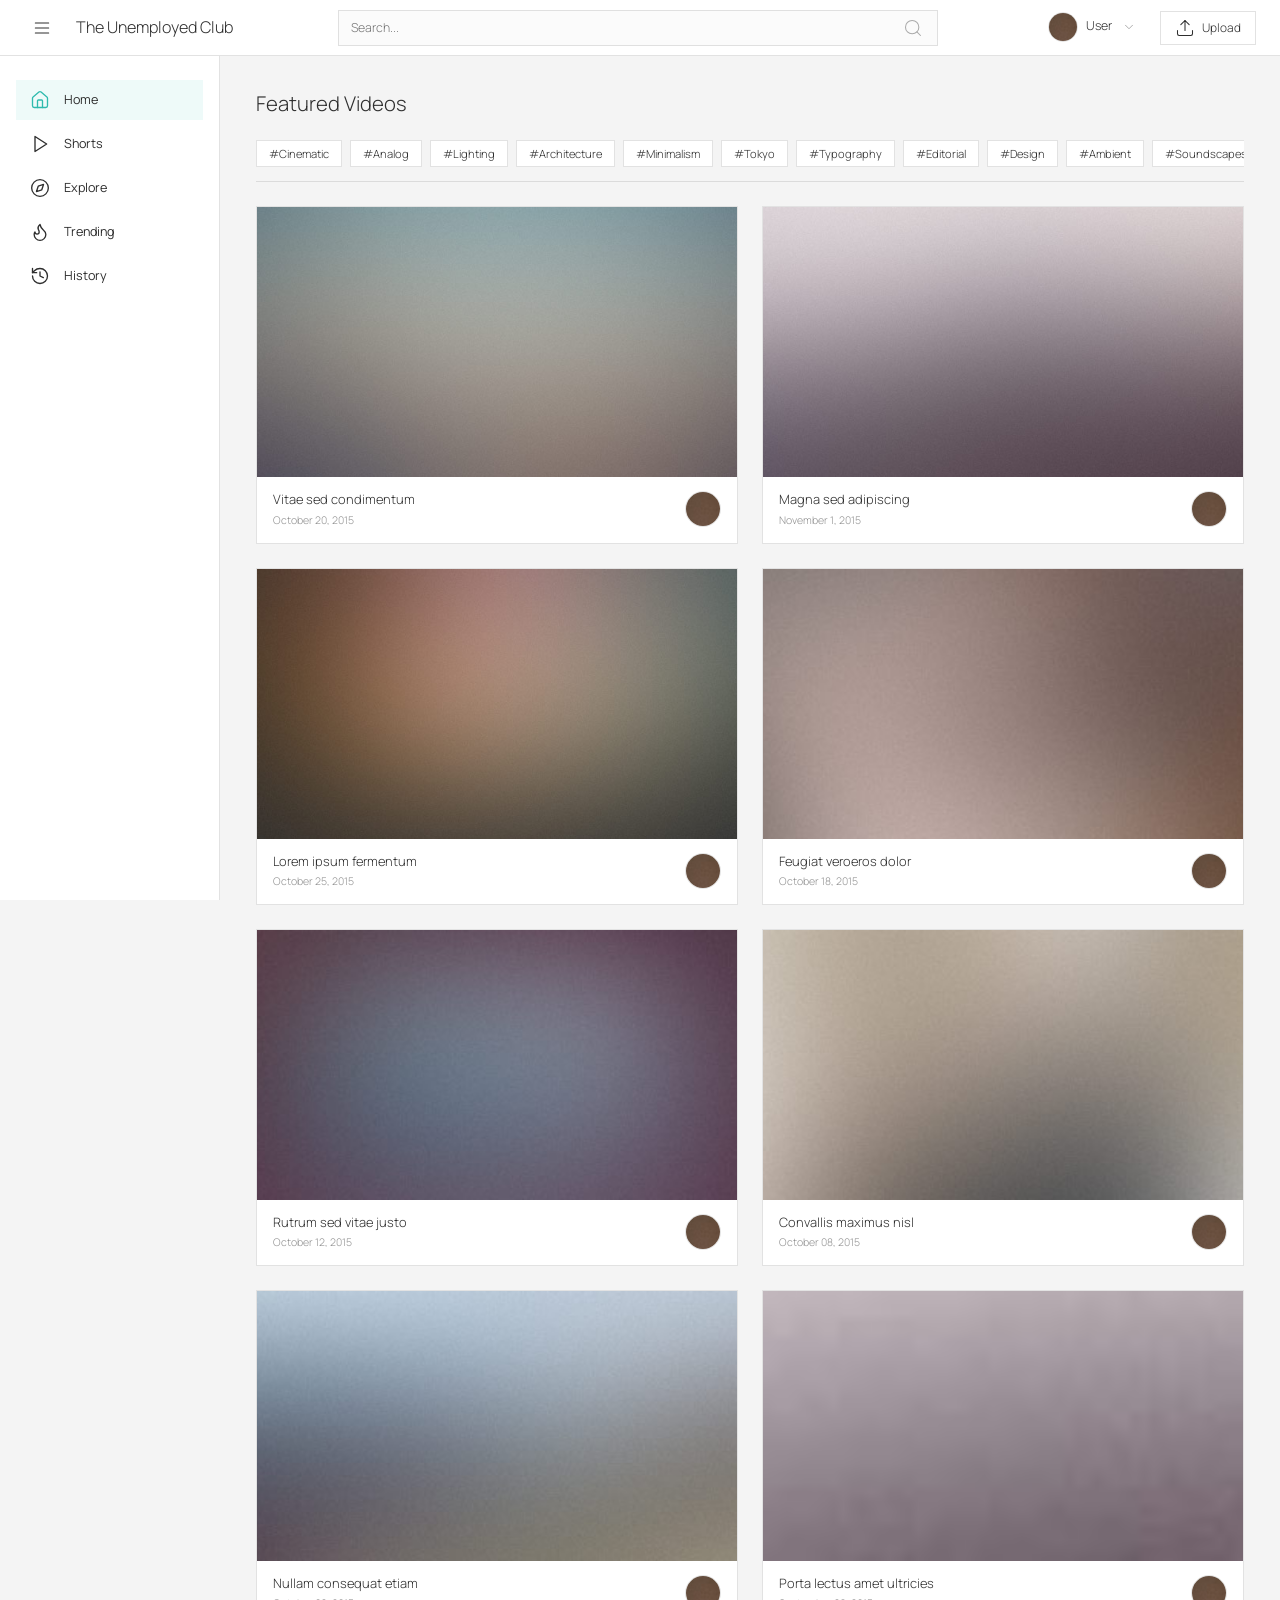
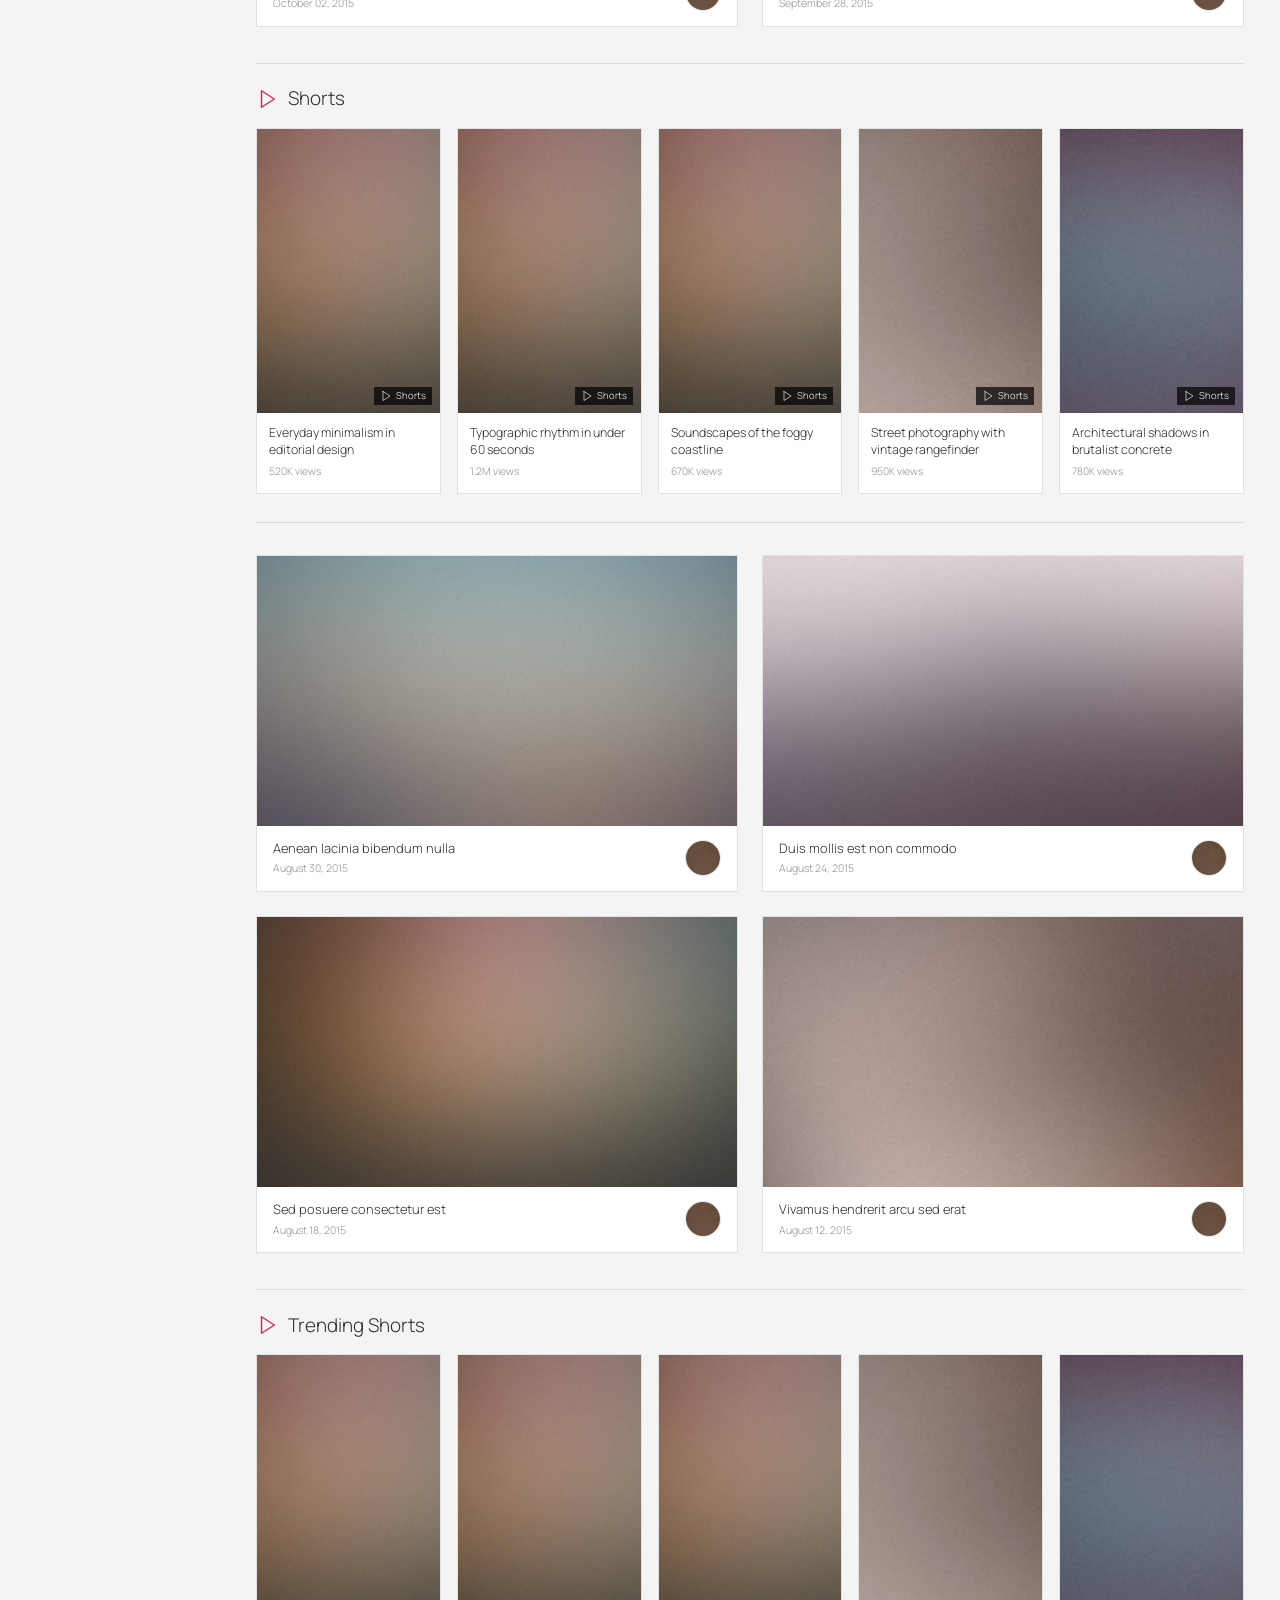
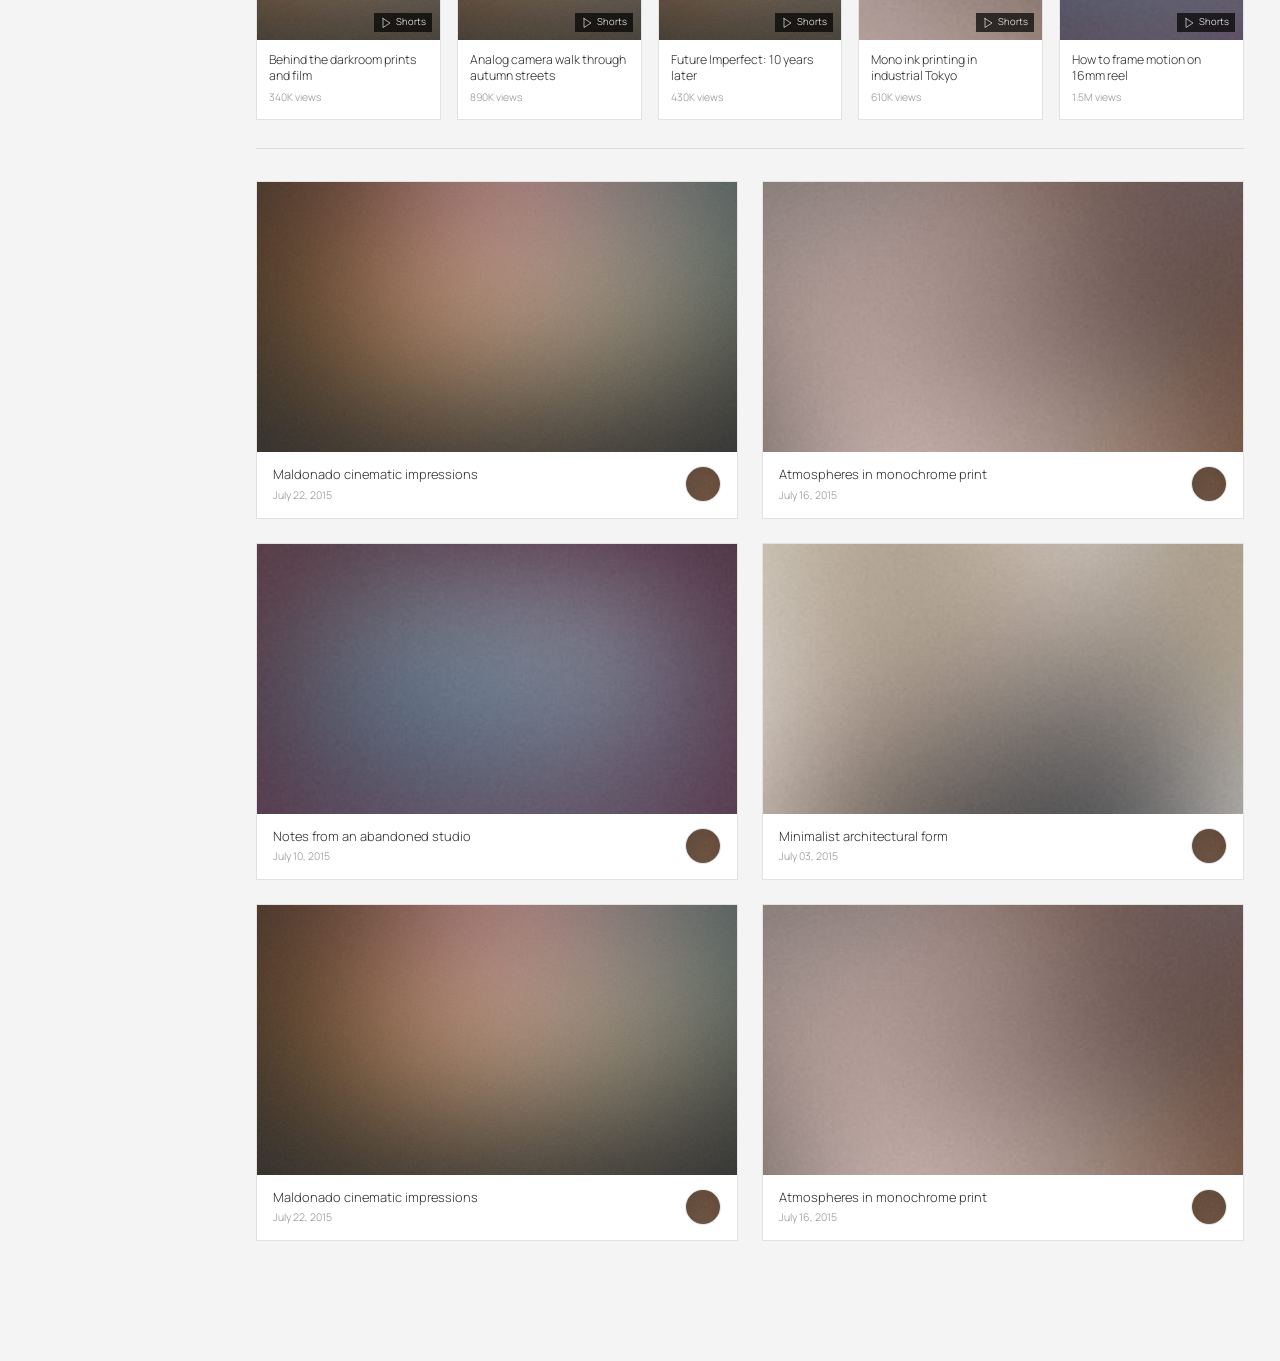
<file: index.html>
<!DOCTYPE html>
<html lang="en">
<head>
  <meta charset="UTF-8" />
  <meta name="viewport" content="width=device-width, initial-scale=1.0" />
  <title>The Unemployed Club</title>
  <!-- Google Fonts: Manrope Thin -->
  <link rel="preconnect" href="https://fonts.googleapis.com" />
  <link rel="preconnect" href="https://fonts.gstatic.com" crossorigin />
  <link href="https://fonts.googleapis.com/css2?family=Manrope:wght@200;300;400&display=swap" rel="stylesheet" />
  <link rel="stylesheet" href="css/style.css" />
  <script src="js/components.js"></script>
</head>
<body>
  <!-- Modular Zero-Build Header -->
  <site-header></site-header>

  <div id="wrapper">
    <!-- Modular Zero-Build Sidebar -->
    <site-sidebar active="home"></site-sidebar>

    <!-- Main Content Area: Fluid Full Width Auto Adjust Grid -->
    <main id="main-content">
      <!-- Dynamic Content Header with Active Tag Filter Bar -->
      <div class="content-header-row">
        <div class="content-header-title">
          <h2>Featured Videos</h2>
        </div>
        <div class="content-tags-bar" id="content-tags-bar">
          <!-- Populated dynamically from approved video stream tags -->
        </div>
      </div>

      <!-- Tier 1: Top 20 Entries Video Grid -->
      <section class="video-grid" id="video-grid-top">
        <!-- Rendered dynamically by js/app.js -->
      </section>

      <!-- Tier 2: First Shorts Shelf -->
      <section class="shorts-section" id="shorts-section-1">
        <div class="shorts-header">
          <svg xmlns="http://www.w3.org/2000/svg" width="22" height="22" viewBox="0 0 24 24" fill="none" stroke="#e0245e" stroke-width="1.6" stroke-linecap="round" stroke-linejoin="round" vector-effect="non-scaling-stroke">
            <polygon points="6 3 20 12 6 21 6 3"/>
          </svg>
          <h2>Shorts</h2>
        </div>
        <div class="shorts-grid" id="shorts-grid-1">
          <!-- Rendered dynamically by js/app.js -->
        </div>
      </section>

      <!-- Tier 3: Curated Video Stream (Mid-Tier) -->
      <section class="video-grid" id="video-grid-mid">
        <!-- Rendered dynamically by js/app.js -->
      </section>

      <!-- Tier 4: Trending Shorts Shelf 2 -->
      <section class="shorts-section" id="shorts-section-2">
        <div class="shorts-header">
          <svg xmlns="http://www.w3.org/2000/svg" width="22" height="22" viewBox="0 0 24 24" fill="none" stroke="#e0245e" stroke-width="1.6" stroke-linecap="round" stroke-linejoin="round" vector-effect="non-scaling-stroke">
            <polygon points="6 3 20 12 6 21 6 3"/>
          </svg>
          <h2>Trending Shorts</h2>
        </div>
        <div class="shorts-grid" id="shorts-grid-2">
          <!-- Rendered dynamically by js/app.js -->
        </div>
      </section>

      <!-- Tier 5: Endless Default Video Feed (Fallback Pool) -->
      <section class="video-grid" id="video-grid-bottom">
        <!-- Endless video cards rendered dynamically by js/app.js -->
      </section>
      <div id="infinite-sentinel" class="infinite-sentinel"></div>
      <div id="infinite-loader" class="infinite-loader" style="display: none;">
        <span>Loading more videos...</span>
      </div>
    </main>
  </div>

  <script src="js/catalog-feed.js"></script>
  <script src="js/catalog.js"></script>
  <script src="js/app.js"></script>
</body>
</html>
</file>
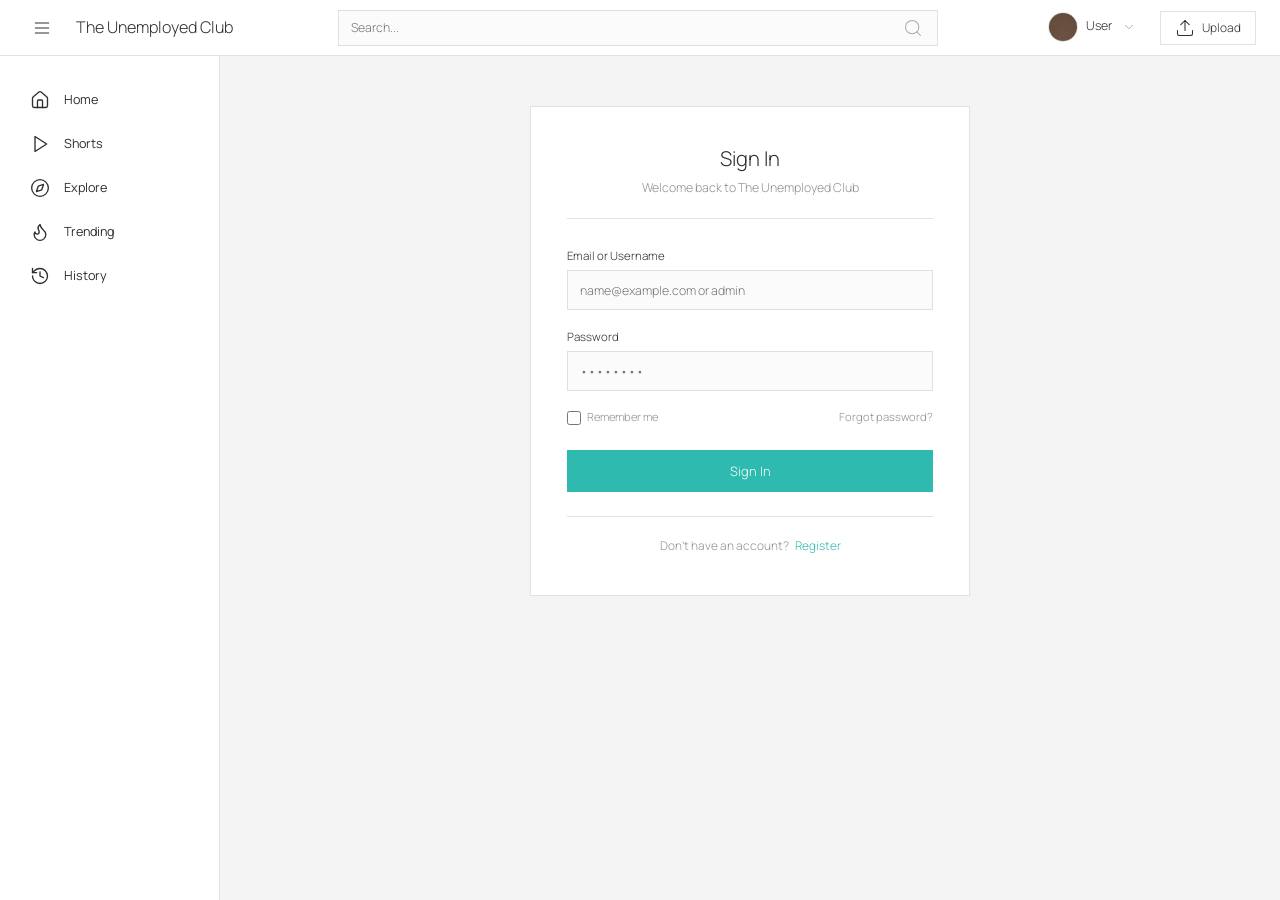
<file: login.html>
<!DOCTYPE html>
<html lang="en">
<head>
  <meta charset="UTF-8" />
  <meta name="viewport" content="width=device-width, initial-scale=1.0" />
  <title>Sign In - The Unemployed Club</title>
  <!-- Google Fonts: Manrope Thin -->
  <link rel="preconnect" href="https://fonts.googleapis.com" />
  <link rel="preconnect" href="https://fonts.gstatic.com" crossorigin />
  <link href="https://fonts.googleapis.com/css2?family=Manrope:wght@200;300;400;500&display=swap" rel="stylesheet" />
  <link rel="stylesheet" href="css/style.css" />
  <script src="js/components.js"></script>
  <style>
    .auth-alert-box {
      padding: 12px 16px;
      margin-bottom: 20px;
      font-size: 0.84rem;
      letter-spacing: 0.02em;
      border: solid 1px transparent;
      display: none;
      line-height: 1.45;
    }
    .auth-alert-box.is-error {
      display: block;
      background: #fff5f5;
      color: #b91c1c;
      border-color: #fecaca;
    }
    .auth-alert-box.is-success {
      display: block;
      background: #f0fdf4;
      color: #166534;
      border-color: #bbf7d0;
    }
    .auth-alert-box.is-info {
      display: block;
      background: #f0f9ff;
      color: #0369a1;
      border-color: #bae6fd;
    }
  </style>
</head>
<body class="auth-page">
  <!-- Modular Zero-Build Header -->
  <site-header></site-header>

  <div id="wrapper">
    <!-- Modular Zero-Build Sidebar -->
    <site-sidebar></site-sidebar>

    <!-- Main Auth Area -->
    <main id="main-content">
      <div class="auth-card">
        <div class="auth-header">
          <h2>Sign In</h2>
          <p>Welcome back to The Unemployed Club</p>
        </div>

        <!-- Inline Status/Error Notification -->
        <div id="auth-alert" class="auth-alert-box" role="alert"></div>

        <form class="auth-form" id="login-form" novalidate>
          <div class="form-group">
            <label for="login-email">Email or Username</label>
            <input type="text" id="login-email" placeholder="name@example.com or admin" required autocomplete="username" />
          </div>

          <div class="form-group">
            <label for="login-password">Password</label>
            <input type="password" id="login-password" placeholder="••••••••" required autocomplete="current-password" />
          </div>

          <div class="form-meta-row">
            <label class="remember-label">
              <input type="checkbox" id="remember-me" name="remember" />
              <span>Remember me</span>
            </label>
            <a href="#" class="forgot-link">Forgot password?</a>
          </div>

          <button type="submit" class="btn-auth-submit" id="btn-login-submit">Sign In</button>
        </form>

        <div class="auth-footer">
          <span>Don't have an account?</span>
          <a href="register.html">Register</a>
        </div>
      </div>
    </main>
  </div>

  <script>
    document.addEventListener("DOMContentLoaded", () => {
      const form = document.getElementById("login-form");
      const emailInput = document.getElementById("login-email");
      const passwordInput = document.getElementById("login-password");
      const rememberCheckbox = document.getElementById("remember-me");
      const alertBox = document.getElementById("auth-alert");

      function showAlert(msg, type) {
        if (!alertBox) return;
        alertBox.textContent = msg;
        alertBox.className = `auth-alert-box is-${type}`;
      }

      function hideAlert() {
        if (!alertBox) return;
        alertBox.className = "auth-alert-box";
        alertBox.textContent = "";
      }

      // Check URL query parameters (e.g. redirected from admin.html)
      const params = new URLSearchParams(window.location.search);
      if (params.get("notice") === "admin_required") {
        showAlert("Administrator login required to access Admin Studio.", "info");
        emailInput.value = "admin";
        passwordInput.focus();
      }

      if (form) {
        form.addEventListener("submit", (e) => {
          e.preventDefault();
          hideAlert();

          const username = (emailInput.value || "").trim();
          const password = (passwordInput.value || "").trim();

          if (!username) {
            showAlert("Please enter your email or username.", "error");
            emailInput.focus();
            return;
          }
          if (!password) {
            showAlert("Please enter your password.", "error");
            passwordInput.focus();
            return;
          }

          // Administrator Credentials Check:
          // Username: "admin"
          // Password: "admin@123"
          if (username.toLowerCase() === "admin") {
            if (password === "admin@123") {
              showAlert("Administrator verified. Redirecting to Admin Studio...", "success");
              try {
                sessionStorage.setItem("tuc_admin_auth", "true");
                if (rememberCheckbox && rememberCheckbox.checked) {
                  localStorage.setItem("tuc_admin_auth", "true");
                }
                localStorage.setItem("tuc_user", "Admin");
              } catch (err) {}

              setTimeout(() => {
                window.location.href = "admin.html";
              }, 400);
              return;
            } else {
              showAlert("Invalid password for administrator account.", "error");
              passwordInput.value = "";
              passwordInput.focus();
              return;
            }
          }

          // Standard Member Sign In
          showAlert(`Signed in as ${username}. Redirecting...`, "success");
          try {
            sessionStorage.removeItem("tuc_admin_auth");
            localStorage.removeItem("tuc_admin_auth");
            localStorage.setItem("tuc_user", username.split("@")[0]);
          } catch (err) {}

          setTimeout(() => {
            window.location.href = "index.html";
          }, 450);
        });
      }
    });
  </script>
</body>
</html>
</file>
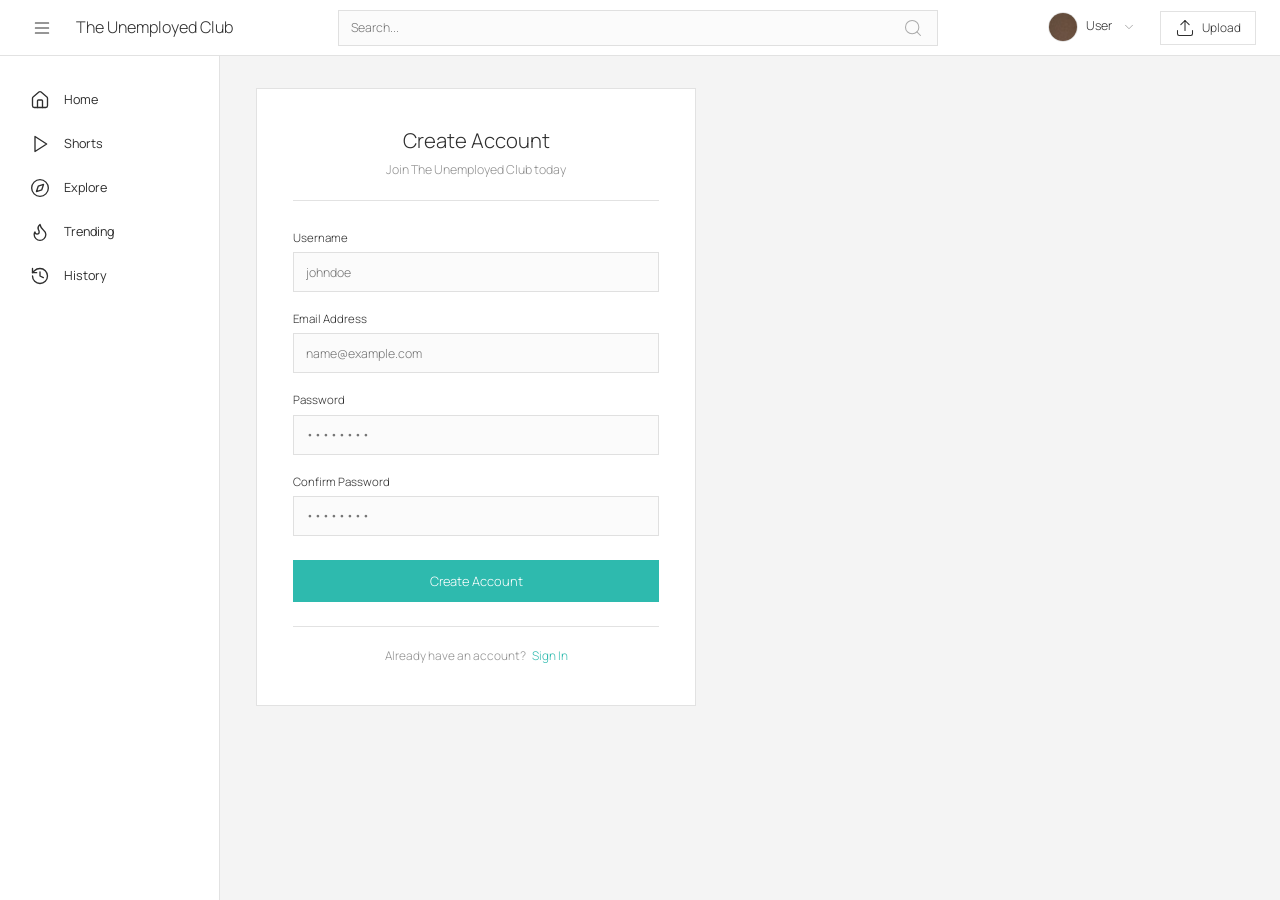
<file: register.html>
<!DOCTYPE html>
<html lang="en">
<head>
  <meta charset="UTF-8" />
  <meta name="viewport" content="width=device-width, initial-scale=1.0" />
  <title>Register - The Unemployed Club</title>
  <!-- Google Fonts: Manrope Thin -->
  <link rel="preconnect" href="https://fonts.googleapis.com" />
  <link rel="preconnect" href="https://fonts.gstatic.com" crossorigin />
  <link href="https://fonts.googleapis.com/css2?family=Manrope:wght@200;300;400;500&display=swap" rel="stylesheet" />
  <link rel="stylesheet" href="css/style.css" />
  <script src="js/components.js"></script>
</head>
<body>
  <!-- Modular Zero-Build Header -->
  <site-header></site-header>

  <div id="wrapper">
    <!-- Modular Zero-Build Sidebar -->
    <site-sidebar></site-sidebar>

    <!-- Main Auth Area -->
    <main id="main-content">
      <div class="auth-card">
        <div class="auth-header">
          <h2>Create Account</h2>
          <p>Join The Unemployed Club today</p>
        </div>

        <form class="auth-form" id="register-form" onsubmit="event.preventDefault(); alert('Account registered successfully! Please sign in.'); window.location.href='login.html';">
          <div class="form-group">
            <label for="reg-username">Username</label>
            <input type="text" id="reg-username" placeholder="johndoe" required autocomplete="username" />
          </div>

          <div class="form-group">
            <label for="reg-email">Email Address</label>
            <input type="email" id="reg-email" placeholder="name@example.com" required autocomplete="email" />
          </div>

          <div class="form-group">
            <label for="reg-password">Password</label>
            <input type="password" id="reg-password" placeholder="••••••••" required autocomplete="new-password" />
          </div>

          <div class="form-group">
            <label for="reg-confirm">Confirm Password</label>
            <input type="password" id="reg-confirm" placeholder="••••••••" required autocomplete="new-password" />
          </div>

          <button type="submit" class="btn-auth-submit">Create Account</button>
        </form>

        <div class="auth-footer">
          <span>Already have an account?</span>
          <a href="login.html">Sign In</a>
        </div>
      </div>
    </main>
  </div>

  <script src="js/app.js"></script>
</body>
</html>
</file>
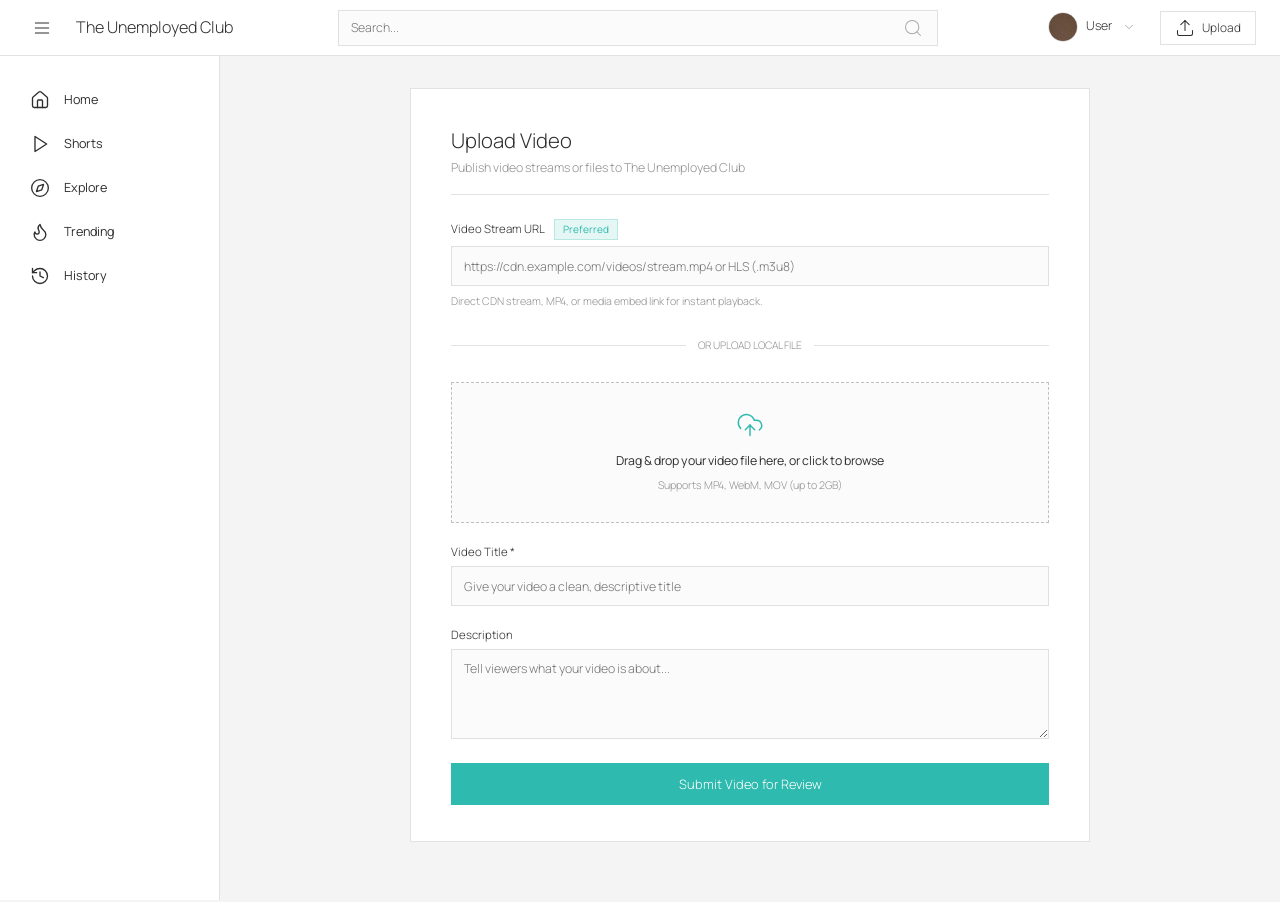
<file: upload.html>
<!DOCTYPE html>
<html lang="en">
<head>
  <meta charset="UTF-8" />
  <meta name="viewport" content="width=device-width, initial-scale=1.0" />
  <title>Upload Video - The Unemployed Club</title>
  <!-- Google Fonts: Manrope Thin -->
  <link rel="preconnect" href="https://fonts.googleapis.com" />
  <link rel="preconnect" href="https://fonts.gstatic.com" crossorigin />
  <link href="https://fonts.googleapis.com/css2?family=Manrope:wght@200;300;400;500&display=swap" rel="stylesheet" />
  <link rel="stylesheet" href="css/style.css" />
  <script src="js/components.js"></script>
</head>
<body>
  <!-- Modular Zero-Build Header -->
  <site-header></site-header>

  <div id="wrapper">
    <!-- Modular Zero-Build Sidebar -->
    <site-sidebar></site-sidebar>

    <!-- Main Content Area: Upload Card -->
    <main id="main-content">
      <div class="upload-card">
        <!-- Form View -->
        <div id="upload-form-container">
          <div class="upload-card-header">
            <h2>Upload Video</h2>
            <p>Publish video streams or files to The Unemployed Club</p>
          </div>

          <form class="upload-form" id="video-upload-form">
            <!-- 1. Preferred Option: Direct Video / Stream URL -->
            <div class="form-group">
              <label for="video-url">
                <span>Video Stream URL</span>
                <span class="badge-pref">Preferred</span>
              </label>
              <input type="url" id="video-url" placeholder="https://cdn.example.com/videos/stream.mp4 or HLS (.m3u8)" />
              <span class="form-hint">Direct CDN stream, MP4, or media embed link for instant playback.</span>
            </div>

            <!-- Divider -->
            <div class="divider-or">or upload local file</div>

            <!-- 2. Drag & Drop File Zone -->
            <div class="drop-zone" id="drop-zone">
              <input type="file" id="video-file-input" accept="video/*" />
              <div class="drop-zone-icon">
                <!-- Lucide: upload-cloud (24px, 1.5px stroke) -->
                <svg xmlns="http://www.w3.org/2000/svg" width="28" height="28" viewBox="0 0 24 24" fill="none" stroke="currentColor" stroke-width="1.5" stroke-linecap="round" stroke-linejoin="round" vector-effect="non-scaling-stroke">
                  <path d="M4 14.899A7 7 0 1 1 15.71 8h1.79a4.5 4.5 0 0 1 2.5 8.242"/>
                  <path d="M12 12v9"/>
                  <path d="m16 16-4-4-4 4"/>
                </svg>
              </div>
              <div class="drop-zone-text">Drag & drop your video file here, or click to browse</div>
              <div class="drop-zone-hint">Supports MP4, WebM, MOV (up to 2GB)</div>
              <div class="file-selected-name" id="selected-file-label"></div>
            </div>

            <!-- 3. Title -->
            <div class="form-group">
              <label for="video-title">Video Title *</label>
              <input type="text" id="video-title" placeholder="Give your video a clean, descriptive title" required />
            </div>

            <!-- 4. Description -->
            <div class="form-group">
              <label for="video-desc">Description</label>
              <textarea id="video-desc" placeholder="Tell viewers what your video is about..."></textarea>
            </div>

            <!-- Submit Button -->
            <button type="submit" class="btn-upload-submit">Submit Video for Review</button>
          </form>
        </div>

        <!-- Submission Success / Review Confirmation Box -->
        <div class="upload-confirmation-box" id="upload-confirmation-box">
          <!-- Lucide: check-circle (48px) -->
          <svg class="confirmation-icon" xmlns="http://www.w3.org/2000/svg" width="48" height="48" viewBox="0 0 24 24" fill="none" stroke="currentColor" stroke-width="1.25" stroke-linecap="round" stroke-linejoin="round" vector-effect="non-scaling-stroke">
            <path d="M22 11.08V12a10 10 0 1 1-5.93-9.14"/>
            <polyline points="22 4 12 14.01 9 11.01"/>
          </svg>
          <h2 class="confirmation-title">Thanks for submitting!</h2>
          <p class="confirmation-msg">Your video submission has been successfully received and placed into the review queue. Our editorial team will review and approve it shortly.</p>
          <div class="confirmation-actions">
            <button class="btn-secondary" id="btn-upload-another">Upload Another Video</button>
            <a href="index.html" class="btn-primary">Go to Home Feed</a>
          </div>
        </div>
      </div>
    </main>
  </div>

  <script src="js/upload.js"></script>
</body>
</html>
</file>
<file: css/style.css>
/* ========================================================
   THE UNEMPLOYED CLUB - FUTURE IMPERFECT VIDEO PLATFORM
   STRICT SPECIFICATIONS:
   - MANROPE THIN ONLY (font-weight: 300 !important)
   - NATURAL CASING (text-transform: none !important)
   - SHARP SQUARE CORNERS (border-radius: 0 !important)
   - 20PX LUCIDE ICONS (1.25px stroke, non-scaling-stroke)
   - PERFECT VERTICAL ALIGNMENT (no up/down misplacement)
   - CDN-READY MINIMAL PLAYER
   - FLUID RESPONSIVE AUTO-FIT GRID (no right empty space)
   - ELEGANT EDITORIAL RECOMMENDED CARDS (generous, full previews)
   ======================================================== */

@import url('https://fonts.googleapis.com/css2?family=Manrope:wght@200;300;400&display=swap');

site-header,
site-sidebar {
  display: contents;
}

:root {
  --font-family: 'Manrope', -apple-system, BlinkMacSystemFont, "Segoe UI", Roboto, Helvetica, Arial, sans-serif;
  --font-weight-thin: 300;

  --color-bg: #f4f4f4;
  --bg-card: #ffffff;
  --color-border: rgba(160, 160, 160, 0.3);
  --color-border-bold: rgba(160, 160, 160, 0.65);
  --color-fg: #646464;
  --color-fg-bold: #2e2e2e;
  --color-fg-light: #909090;
  --color-accent: #2ebaae;

  --header-height: 56px;
  --sidebar-width: 220px;
}

/* Reset & Strict Global Overrides */
*, *::before, *::after {
  box-sizing: border-box;
  margin: 0;
  padding: 0;
  font-family: var(--font-family) !important;
  font-weight: var(--font-weight-thin) !important;
  text-transform: none !important;
  letter-spacing: normal !important;
}

html, body {
  width: 100%;
  min-height: 100%;
  background-color: var(--color-bg);
  color: var(--color-fg);
  font-size: 14px;
  line-height: 1.5;
  -webkit-font-smoothing: antialiased;
}

a {
  color: inherit;
  text-decoration: none;
  transition: color 0.2s ease;
}

button {
  font-family: inherit;
  font-size: inherit;
  color: inherit;
  background: none;
  border: none;
  cursor: pointer;
}

/* SVGs across the platform */
svg {
  stroke-width: 1.25px;
  vector-effect: non-scaling-stroke;
}

/* ========================================================
   TOP NAVIGATION BAR
   ======================================================== */
#header {
  position: fixed;
  top: 0;
  left: 0;
  right: 0;
  height: var(--header-height);
  background-color: var(--bg-card);
  border-bottom: solid 1px var(--color-border);
  display: flex;
  align-items: center;
  justify-content: space-between;
  padding: 0 24px;
  z-index: 1000;
}

.header-left {
  display: flex;
  align-items: center;
  gap: 16px;
}

.menu-toggle-btn {
  background: transparent;
  border: none;
  cursor: pointer;
  display: inline-flex;
  align-items: center;
  justify-content: center;
  width: 36px;
  height: 36px;
  color: var(--color-fg-bold);
  border-radius: 0 !important;
  transition: color 0.15s ease, background 0.15s ease;
}

.menu-toggle-btn:hover {
  color: var(--color-accent);
  background: rgba(160, 160, 160, 0.08);
}

.menu-toggle-btn svg {
  width: 20px;
  height: 20px;
  display: block;
}

.brand-title {
  font-size: 1.15rem;
  color: var(--color-fg-bold);
  white-space: nowrap;
}

.brand-title a {
  color: var(--color-fg-bold);
}

.brand-title a:hover {
  color: var(--color-accent);
}

.header-center {
  flex: 1;
  max-width: 600px;
  margin: 0 32px;
}

.header-search {
  display: flex;
  align-items: center;
  background: #fbfbfb;
  border: solid 1px var(--color-border);
  padding: 6px 12px;
  height: 36px;
  transition: border-color 0.2s ease, background 0.2s ease;
}

.header-search:focus-within {
  border-color: var(--color-accent);
  background: #ffffff;
}

.header-search input {
  flex: 1;
  background: transparent;
  border: none;
  outline: none;
  font-size: 0.88rem;
  color: var(--color-fg-bold);
}

.search-btn {
  background: transparent;
  border: none;
  cursor: pointer;
  color: #aaaaaa;
  display: inline-flex;
  align-items: center;
  justify-content: center;
  width: 24px;
  height: 24px;
  padding: 0;
}

.search-btn:hover {
  color: var(--color-accent);
}

.search-btn svg {
  width: 20px;
  height: 20px;
  display: block;
}

/* Top Right: 1st User with Dropdown, 2nd Upload */
.header-right {
  display: flex;
  align-items: center;
  gap: 18px;
}

/* User Slot & Dropdown */
.user-dropdown-wrapper {
  position: relative;
  display: inline-block;
}

.user-slot-btn {
  display: inline-flex;
  align-items: center;
  gap: 8px;
  cursor: pointer;
  height: 36px;
  background: transparent;
  border: none;
  padding: 4px 6px;
  border-radius: 0 !important;
  color: var(--color-fg-bold);
  transition: background 0.15s ease, color 0.15s ease;
}

.user-slot-btn:hover {
  background: rgba(160, 160, 160, 0.08);
  color: var(--color-accent);
}

.user-avatar {
  width: 30px;
  height: 30px;
  border-radius: 100% !important;
  display: block;
  object-fit: cover;
  border: solid 1px var(--color-border);
}

.user-label {
  font-size: 0.88rem;
  color: inherit;
  line-height: 1;
}

.chevron-icon {
  width: 14px;
  height: 14px;
  display: block;
  color: var(--color-fg-light);
  margin-left: 2px;
}

.user-dropdown-menu {
  position: absolute;
  top: calc(100% + 8px);
  right: 0;
  width: 180px;
  background: var(--bg-card);
  border: solid 1px var(--color-border);
  box-shadow: 0 4px 16px rgba(0, 0, 0, 0.08);
  border-radius: 0 !important;
  padding: 6px 0;
  display: none;
  z-index: 1100;
}

.user-dropdown-menu.is-active {
  display: block;
}

.dropdown-header {
  padding: 8px 16px;
  font-size: 0.72rem;
  color: var(--color-fg-light);
  border-bottom: solid 1px var(--color-border);
}

.dropdown-links {
  list-style: none;
  padding: 4px 0;
}

.dropdown-item {
  display: flex;
  align-items: center;
  gap: 12px;
  padding: 10px 16px;
  font-size: 0.85rem;
  color: var(--color-fg-bold);
  transition: background 0.15s ease, color 0.15s ease;
}

.dropdown-item svg {
  width: 20px;
  height: 20px;
  display: block;
  flex-shrink: 0;
}

.dropdown-item:hover {
  background: rgba(46, 186, 174, 0.08);
  color: var(--color-accent);
}

/* 2nd Option: Upload */
.btn-upload {
  display: inline-flex;
  align-items: center;
  justify-content: center;
  gap: 7px;
  height: 34px;
  background: transparent;
  border: solid 1px var(--color-border);
  padding: 0 14px;
  font-size: 0.85rem;
  color: var(--color-fg-bold);
  cursor: pointer;
  border-radius: 0 !important;
  transition: background 0.2s ease, border-color 0.2s ease, color 0.2s ease;
}

.btn-upload:hover {
  border-color: var(--color-accent);
  color: var(--color-accent);
  background: rgba(46, 186, 174, 0.05);
}

.btn-upload svg {
  width: 20px;
  height: 20px;
  display: block;
  flex-shrink: 0;
}

.btn-upload span {
  line-height: 1;
  display: inline-block;
}

/* ========================================================
   WRAPPER & COLLAPSIBLE LEFT NAVIGATION BAR
   ======================================================== */
#wrapper {
  display: flex;
  margin-top: var(--header-height);
  min-height: calc(100vh - var(--header-height));
  width: 100%;
  position: relative;
}

#sidebar-nav {
  width: var(--sidebar-width);
  background: var(--bg-card);
  border-right: solid 1px var(--color-border);
  position: fixed;
  top: var(--header-height);
  bottom: 0;
  left: 0;
  padding: 24px 16px;
  overflow-y: auto;
  z-index: 900;
  transition: width 0.25s ease;
}

.side-links {
  list-style: none;
  display: flex;
  flex-direction: column;
  gap: 4px;
}

#sidebar-nav svg {
  stroke-width: 1.6px !important;
}

.side-links li a {
  font-size: 0.9rem;
  color: var(--color-fg-bold);
  display: flex;
  align-items: center;
  gap: 14px;
  padding: 10px 14px;
  border-radius: 0 !important;
  transition: background 0.15s ease, color 0.15s ease;
}

.side-links li a svg {
  width: 20px;
  height: 20px;
  display: block;
  flex-shrink: 0;
  stroke-width: 1.6px !important;
}

.side-links li a span {
  font-weight: 400 !important;
  color: var(--color-fg-bold);
  line-height: 1;
  display: inline-block;
}

.side-links li a:hover {
  background: rgba(160, 160, 160, 0.08);
  color: var(--color-accent);
}

.side-links li a.active {
  color: var(--color-accent);
  background: rgba(46, 186, 174, 0.08);
}

/* Collapsed State: 72px Icon-Only Bar */
body.sidebar-collapsed #sidebar-nav {
  width: 72px !important;
  padding: 16px 4px;
}

body.sidebar-collapsed .side-links {
  gap: 8px;
}

body.sidebar-collapsed .side-links li a {
  flex-direction: column;
  justify-content: center;
  align-items: center;
  padding: 12px 2px;
  gap: 6px;
  text-align: center;
}

body.sidebar-collapsed .side-links li a svg {
  width: 22px !important;
  height: 22px !important;
  stroke-width: 1.65px !important;
  display: block;
  margin: 0 auto;
}

body.sidebar-collapsed .side-links li a span {
  font-size: 0.72rem;
  font-weight: 400 !important;
  color: var(--color-fg-bold);
  line-height: 1.15;
  white-space: nowrap;
}


/* Admin Sidebar Hub Section Headers & Dividers */
.sidebar-section-header {
  padding: 12px 14px 4px 14px;
  font-size: 0.68rem;
  font-weight: 600;
  letter-spacing: 0.1em;
  text-transform: uppercase;
  color: var(--color-fg-light);
  user-select: none;
}

.sidebar-section-divider {
  height: 1px;
  background: var(--color-border);
  margin: 10px 10px;
}

body.sidebar-collapsed .sidebar-section-header {
  display: none;
}

body.sidebar-collapsed .sidebar-section-divider {
  margin: 8px 4px;
}

/* ========================================================
   MAIN CONTENT & RESPONSIVE FLUID GRID (NO RIGHT EMPTY SPACE)
   ======================================================== */
#main-content {
  margin-left: var(--sidebar-width);
  width: calc(100% - var(--sidebar-width));
  padding: 32px 36px 60px 36px;
  transition: margin-left 0.25s ease, width 0.25s ease;
}

body.sidebar-collapsed #main-content {
  margin-left: 72px !important;
  width: calc(100% - 72px) !important;
}

.content-header {
  margin-bottom: 24px;
  padding-bottom: 12px;
  border-bottom: solid 1px var(--color-border);
}

.content-header h2 {
  font-size: 1.45rem;
  color: var(--color-fg-bold);
  margin-bottom: 4px;
}

.content-header p {
  font-size: 0.9rem;
  color: var(--color-fg-light);
}

/* Dynamic Header Tags Bar (Anti-Slop Horizontal Scroll Chips) */
.content-header-row {
  margin-bottom: 24px;
  padding-bottom: 12px;
  border-bottom: solid 1px var(--color-border);
  display: flex;
  align-items: center;
  justify-content: space-between;
  gap: 20px;
  flex-wrap: wrap;
}

.content-header-title h2 {
  font-size: 1.45rem;
  color: var(--color-fg-bold);
  margin: 0;
  white-space: nowrap;
}

.content-tags-bar {
  display: flex;
  align-items: center;
  gap: 8px;
  overflow-x: auto;
  scrollbar-width: none;
  -ms-overflow-style: none;
  padding: 2px 0;
  max-width: 100%;
}

.content-tags-bar::-webkit-scrollbar {
  display: none;
}

.content-tag-pill {
  display: inline-flex;
  align-items: center;
  gap: 4px;
  padding: 5px 12px;
  background: var(--bg-card);
  border: 1px solid var(--color-border);
  color: var(--color-fg-bold);
  font-size: 0.8rem;
  font-family: inherit;
  font-weight: 400;
  cursor: pointer;
  border-radius: 0 !important;
  white-space: nowrap;
  transition: all 0.15s ease;
  user-select: none;
}

.content-tag-pill:hover {
  border-color: var(--color-accent);
  color: var(--color-accent);
}

.content-tag-pill.is-active {
  background: var(--color-accent);
  border-color: var(--color-accent);
  color: #ffffff;
}

.content-tag-pill .tag-count {
  font-size: 0.7rem;
  opacity: 0.7;
}

/* Fluid Auto-fit Grid */
.video-grid {
  display: grid;
  grid-template-columns: repeat(auto-fill, minmax(320px, 1fr));
  gap: 24px;
  width: 100%;
}

/* Future Imperfect Editorial Mini-post Card */
.mini-post {
  display: flex;
  flex-direction: column-reverse;
  background: var(--bg-card);
  border: solid 1px var(--color-border);
  border-radius: 0 !important;
  box-shadow: none !important;
  transform: none !important;
  transition: border-color 0.2s ease, background-color 0.2s ease;
  overflow: hidden;
  text-decoration: none;
}

.mini-post:hover {
  border-color: var(--color-accent);
  background: #fafafa;
  box-shadow: none !important;
  transform: none !important;
}

.mini-post .image {
  width: 100%;
  aspect-ratio: 16 / 9;
  overflow: hidden;
  position: relative;
  background: #eaeaea;
}

.mini-post .image img {
  width: 100%;
  height: 100%;
  object-fit: cover;
  display: block;
}

.mini-post header {
  padding: 14px 16px;
  position: relative;
  min-height: 60px;
  background: var(--bg-card);
}

.mini-post header h3 {
  font-size: 0.92rem;
  color: var(--color-fg-bold);
  line-height: 1.35;
  margin-bottom: 4px;
  padding-right: 50px;
}

.mini-post:hover header h3 {
  color: var(--color-accent);
}

.mini-post header .published {
  display: block;
  font-size: 0.75rem;
  color: var(--color-fg-light);
}

.mini-post header .author {
  position: absolute;
  right: 16px;
  top: 14px;
}

.mini-post header .author img {
  width: 36px;
  height: 36px;
  border-radius: 100% !important;
  display: block;
  object-fit: cover;
  border: solid 1px var(--color-border);
}

/* ========================================================
   PLAYER PAGE - CDN-READY MINIMAL PLAYER & GENEROUS RECOMMENDED
   ======================================================== */
.player-page #main-content,
.player-page .player-container {
  margin-left: var(--sidebar-width);
  width: calc(100% - var(--sidebar-width));
  transition: margin-left 0.25s ease, width 0.25s ease;
}

body.sidebar-collapsed.player-page .player-container {
  margin-left: 72px !important;
  width: calc(100% - 72px) !important;
}

.player-container {
  display: flex;
  width: 100%;
  padding: 28px 36px 60px 36px;
  gap: 32px;
}

.player-main-col {
  flex: 1;
  min-width: 0;
}

/* 16:9 Video Box arranged for embedding CDN links */
.video-screen-box {
  width: 100%;
  aspect-ratio: 16 / 9;
  background: #000000;
  position: relative;
  overflow: hidden;
  border: solid 1px var(--color-border);
}

/* Real HTML5 Video element configured for CDN streams */
.cdn-video-element {
  width: 100%;
  height: 100%;
  object-fit: contain;
  background: #000000;
  display: block;
}

/* Poster layer and initial Play Button */
.player-screen-overlay {
  position: absolute;
  top: 0;
  left: 0;
  right: 0;
  bottom: 0;
  background: rgba(0, 0, 0, 0.2);
  display: flex;
  align-items: center;
  justify-content: center;
  z-index: 10;
  transition: opacity 0.25s ease;
}

.player-screen-overlay.is-hidden {
  opacity: 0;
  pointer-events: none;
}

.screen-play-btn {
  width: 56px;
  height: 56px;
  background: var(--color-accent);
  border: none;
  cursor: pointer;
  display: inline-flex;
  align-items: center;
  justify-content: center;
  border-radius: 0 !important;
  color: #ffffff;
  transition: transform 0.2s ease, background 0.2s ease;
}

.screen-play-btn:hover {
  transform: scale(1.06);
  background: #26a095;
}

.screen-play-btn svg {
  width: 20px;
  height: 20px;
  display: block;
}

/* Minimal In-Design Controls Bar */
.player-controls-bar {
  position: absolute;
  bottom: 0;
  left: 0;
  right: 0;
  background: linear-gradient(to top, rgba(0, 0, 0, 0.88) 0%, rgba(0, 0, 0, 0.4) 65%, transparent 100%);
  padding: 10px 16px 12px 16px;
  display: flex;
  flex-direction: column;
  gap: 8px;
  z-index: 20;
}

.scrub-timeline {
  width: 100%;
  height: 4px;
  background: rgba(255, 255, 255, 0.25);
  position: relative;
  cursor: pointer;
  transition: height 0.15s ease;
}

.scrub-timeline:hover {
  height: 6px;
}

.scrub-progress {
  width: 23%;
  height: 100%;
  background: var(--color-accent);
  position: relative;
}

.controls-row {
  display: flex;
  justify-content: space-between;
  align-items: center;
  height: 38px;
  color: #ffffff;
  padding: 0 2px;
}

.controls-left, .controls-right {
  display: flex;
  align-items: center;
  gap: 8px;
  height: 38px;
}

.control-btn {
  background: transparent !important;
  border: none !important;
  outline: none !important;
  box-shadow: none !important;
  color: #ffffff;
  cursor: pointer;
  display: inline-flex;
  align-items: center;
  justify-content: center;
  width: 36px;
  height: 36px;
  padding: 0;
  margin: 0;
  opacity: 0.9;
  border-radius: 0 !important;
  transition: opacity 0.15s ease, color 0.15s ease;
  line-height: 0;
}

.control-btn:hover {
  opacity: 1;
  color: var(--color-accent);
}

.control-btn svg {
  width: 20px !important;
  height: 20px !important;
  display: block;
  flex-shrink: 0;
  stroke-width: 1.25px !important;
  margin: 0 auto;
  vertical-align: middle;
}

.control-time {
  font-size: 0.8rem;
  color: rgba(255, 255, 255, 0.88);
  display: inline-flex;
  align-items: center;
  line-height: 36px;
  height: 36px;
  user-select: none;
  letter-spacing: 0.03em;
  margin-left: 8px;
}

/* Precision Volume Slider & Controls */
.volume-control-group {
  display: flex;
  align-items: center;
  height: 36px;
  position: relative;
}

.volume-slider-wrapper {
  width: 0;
  overflow: hidden;
  display: flex;
  align-items: center;
  height: 36px;
  transition: width 0.22s cubic-bezier(0.4, 0, 0.2, 1), opacity 0.2s ease;
  opacity: 0;
  margin-left: 0;
}

.volume-control-group:hover .volume-slider-wrapper,
.volume-control-group:focus-within .volume-slider-wrapper,
.volume-slider-wrapper.is-active {
  width: 66px;
  opacity: 1;
  margin-left: 4px;
}

.volume-track-container {
  width: 60px;
  height: 28px;
  display: flex;
  align-items: center;
  position: relative;
  cursor: pointer;
}

.volume-track-bg {
  width: 100%;
  height: 3px;
  background: rgba(255, 255, 255, 0.28);
  position: relative;
  border-radius: 0 !important;
}

.volume-track-fill {
  height: 100%;
  background: var(--color-accent);
  position: absolute;
  top: 0;
  left: 0;
  border-radius: 0 !important;
  pointer-events: none;
}

.volume-track-thumb {
  position: absolute;
  top: 50%;
  width: 9px;
  height: 9px;
  background: #ffffff;
  border-radius: 0 !important;
  transform: translate(-50%, -50%);
  pointer-events: none;
  box-shadow: 0 1px 4px rgba(0, 0, 0, 0.4);
}

.volume-range-input {
  position: absolute;
  top: 0;
  left: 0;
  width: 100%;
  height: 100%;
  opacity: 0;
  cursor: pointer;
  margin: 0;
  padding: 0;
  z-index: 5;
}

/* Settings Popover Menu */
.settings-control-wrapper {
  position: relative;
  display: inline-flex;
  align-items: center;
  height: 36px;
}

.player-settings-menu {
  position: absolute;
  bottom: 46px;
  right: 0;
  width: 224px;
  background: rgba(20, 20, 24, 0.96);
  backdrop-filter: blur(12px);
  border: 1px solid rgba(255, 255, 255, 0.16);
  color: #ffffff;
  padding: 6px 0;
  display: none;
  flex-direction: column;
  z-index: 50;
  box-shadow: 0 12px 32px rgba(0, 0, 0, 0.6);
  border-radius: 0 !important;
}

.player-settings-menu.is-open {
  display: flex;
}

.settings-panel {
  display: none;
  flex-direction: column;
  width: 100%;
}

.settings-panel.is-active {
  display: flex;
}

.settings-header {
  padding: 8px 14px;
  font-size: 0.68rem;
  font-weight: 600;
  letter-spacing: 0.1em;
  text-transform: uppercase;
  color: rgba(255, 255, 255, 0.55);
  border-bottom: 1px solid rgba(255, 255, 255, 0.08);
  user-select: none;
}

.settings-header-back {
  cursor: pointer;
  display: flex;
  align-items: center;
  gap: 6px;
  color: #ffffff;
  transition: color 0.15s ease;
}

.settings-header-back:hover {
  color: var(--color-accent);
}

.settings-row {
  display: flex;
  justify-content: space-between;
  align-items: center;
  padding: 10px 14px;
  background: transparent !important;
  border: none !important;
  color: #ffffff;
  font-size: 0.82rem;
  cursor: pointer;
  width: 100%;
  text-align: left;
  border-radius: 0 !important;
  transition: background 0.15s ease, color 0.15s ease;
}

.settings-row:hover {
  background: rgba(255, 255, 255, 0.08) !important;
  color: var(--color-accent);
}

.settings-row-value {
  color: rgba(255, 255, 255, 0.6);
  font-size: 0.78rem;
  display: inline-flex;
  align-items: center;
  gap: 4px;
}

.settings-options {
  display: flex;
  flex-direction: column;
  max-height: 220px;
  overflow-y: auto;
}

.settings-option-btn {
  display: flex;
  justify-content: space-between;
  align-items: center;
  padding: 8px 14px;
  background: transparent !important;
  border: none !important;
  color: #ffffff;
  font-size: 0.82rem;
  cursor: pointer;
  width: 100%;
  text-align: left;
  border-radius: 0 !important;
  transition: background 0.15s ease, color 0.15s ease;
}

.settings-option-btn:hover {
  background: rgba(255, 255, 255, 0.08) !important;
  color: var(--color-accent);
}

.settings-option-btn.is-selected {
  color: var(--color-accent);
  background: rgba(46, 186, 174, 0.12) !important;
  font-weight: 500;
}

.settings-option-btn.is-selected::after {
  content: "✓";
  font-size: 0.82rem;
  color: var(--color-accent);
}

.badge-auto-res {
  font-size: 0.72rem;
  color: rgba(255, 255, 255, 0.5);
  margin-left: 4px;
}

/* Floating Miniplayer (In-App Picture-in-Picture) */
.floating-miniplayer {
  position: fixed;
  bottom: 24px;
  right: 24px;
  width: 320px;
  background: #111115;
  border: 1px solid rgba(255, 255, 255, 0.18);
  box-shadow: 0 16px 40px rgba(0, 0, 0, 0.75);
  z-index: 2000;
  overflow: hidden;
  border-radius: 0 !important;
  animation: miniplayerSlideIn 0.28s cubic-bezier(0.16, 1, 0.3, 1);
}

@keyframes miniplayerSlideIn {
  from {
    transform: translateY(30px) scale(0.96);
    opacity: 0;
  }
  to {
    transform: translateY(0) scale(1);
    opacity: 1;
  }
}

.miniplayer-header {
  display: flex;
  justify-content: space-between;
  align-items: center;
  gap: 8px;
  background: rgba(18, 18, 22, 0.98);
  padding: 8px 12px;
  border-bottom: 1px solid rgba(255, 255, 255, 0.08);
}

.miniplayer-title {
  font-size: 0.78rem;
  color: #ffffff;
  font-weight: 500;
  white-space: nowrap;
  overflow: hidden;
  text-overflow: ellipsis;
  letter-spacing: 0.02em;
}

.miniplayer-actions {
  display: flex;
  align-items: center;
  gap: 6px;
  flex-shrink: 0;
}

.mini-act-btn {
  background: transparent;
  border: none;
  color: rgba(255, 255, 255, 0.75);
  cursor: pointer;
  padding: 3px;
  display: flex;
  align-items: center;
  justify-content: center;
  transition: opacity 0.15s ease, color 0.15s ease;
}

.mini-act-btn:hover {
  opacity: 1;
  color: var(--color-accent);
}

.miniplayer-video-box {
  position: relative;
  width: 100%;
  aspect-ratio: 16 / 9;
  background: #000000;
}

.miniplayer-video-box video {
  width: 100%;
  height: 100%;
  object-fit: contain;
  display: block;
}

.miniplayer-overlay {
  position: absolute;
  top: 0;
  left: 0;
  right: 0;
  bottom: 0;
  background: rgba(0, 0, 0, 0.45);
  display: flex;
  align-items: center;
  justify-content: center;
  opacity: 0;
  transition: opacity 0.2s ease;
}

.miniplayer-video-box:hover .miniplayer-overlay {
  opacity: 1;
}

.miniplayer-center-play {
  background: rgba(0, 0, 0, 0.65);
  border: 1px solid rgba(255, 255, 255, 0.45);
  color: #ffffff;
  width: 40px;
  height: 40px;
  display: flex;
  align-items: center;
  justify-content: center;
  cursor: pointer;
  border-radius: 0 !important;
  transition: all 0.15s ease;
}

.miniplayer-center-play:hover {
  border-color: var(--color-accent);
  color: var(--color-accent);
  transform: scale(1.08);
}

@media screen and (max-width: 600px) {
  .floating-miniplayer {
    width: calc(100vw - 32px);
    right: 16px;
    bottom: 16px;
  }
}

/* Video Metadata Box */
.video-meta-box {
  background: var(--bg-card);
  border: solid 1px var(--color-border);
  border-top: none;
  padding: 24px;
}

.player-video-title {
  font-size: 1.25rem;
  color: var(--color-fg-bold);
  margin-bottom: 8px;
}

/* Subrow: EXACT VERTICAL ALIGNMENT (No Misplaced Icons) */
.player-subrow {
  display: flex;
  justify-content: space-between;
  align-items: center;
  border-bottom: solid 1px var(--color-border);
  padding-bottom: 16px;
  margin-bottom: 18px;
  height: 48px;
}

.player-stats {
  font-size: 0.82rem;
  color: var(--color-fg-light);
  display: inline-flex;
  align-items: center;
  line-height: 1;
}

.player-action-btns {
  display: flex;
  align-items: center;
  gap: 10px;
  height: 100%;
}

.action-btn-pill {
  display: inline-flex;
  align-items: center;
  justify-content: center;
  gap: 7px;
  height: 34px;
  padding: 0 14px;
  background: rgba(160, 160, 160, 0.08);
  border: solid 1px var(--color-border);
  font-size: 0.8rem;
  color: var(--color-fg-bold);
  cursor: pointer;
  border-radius: 0 !important;
  vertical-align: middle;
  line-height: 1;
  transition: background 0.2s ease, border-color 0.2s ease, color 0.2s ease;
}

.action-btn-pill:hover {
  background: rgba(160, 160, 160, 0.16);
  border-color: var(--color-accent);
  color: var(--color-accent);
}

.action-btn-pill svg {
  width: 20px;
  height: 20px;
  display: block;
  flex-shrink: 0;
  margin: 0;
}

.action-btn-pill span {
  display: inline-block;
  line-height: 1;
  vertical-align: middle;
}

/* Channel Row */
.author-channel-bar {
  display: flex;
  justify-content: space-between;
  align-items: center;
  padding: 14px 0;
  margin-bottom: 16px;
  border-bottom: dotted 1px var(--color-border);
}

.author-channel-left {
  display: flex;
  align-items: center;
  gap: 14px;
}

.channel-avatar {
  width: 44px;
  height: 44px;
  border-radius: 100% !important;
  object-fit: cover;
  display: block;
  border: solid 1px var(--color-border);
}

.channel-info {
  display: flex;
  flex-direction: column;
  justify-content: center;
  gap: 3px;
}

.channel-name {
  font-size: 0.95rem;
  color: var(--color-fg-bold);
  line-height: 1.2;
}

.channel-subs {
  font-size: 0.78rem;
  color: var(--color-fg-light);
  line-height: 1.2;
}

.btn-subscribe {
  background: var(--color-accent);
  color: #ffffff;
  border: none;
  height: 34px;
  padding: 0 18px;
  display: inline-flex;
  align-items: center;
  justify-content: center;
  font-size: 0.82rem;
  cursor: pointer;
  border-radius: 0 !important;
  transition: background 0.2s ease;
}

.btn-subscribe:hover {
  background: #259e93;
}

.player-description-box {
  font-size: 0.88rem;
  color: var(--color-fg);
  line-height: 1.6;
}

/* Up Next Sidebar Column - Generous Full Cards (Previous Aesthetic) */
.player-side-col {
  width: 380px;
  flex-shrink: 0;
}

.side-col-header {
  font-size: 1.05rem;
  color: var(--color-fg-bold);
  margin-bottom: 16px;
  padding-bottom: 8px;
  border-bottom: solid 1px var(--color-border);
}

.related-list {
  display: flex;
  flex-direction: column;
  gap: 20px;
}

/* Restores standard full-width mini-post cards with large 16:9 previews */
.related-list .mini-post {
  display: flex;
  flex-direction: column-reverse;
  background: var(--bg-card);
  border: solid 1px var(--color-border);
  height: auto;
}

.related-list .mini-post .image {
  width: 100%;
  aspect-ratio: 16 / 9;
  height: auto;
}

.related-list .mini-post header {
  padding: 14px 18px;
  position: relative;
  min-height: 68px;
  background: var(--bg-card);
}

.related-list .mini-post header h3 {
  font-size: 0.92rem;
  color: var(--color-fg-bold);
  line-height: 1.35;
  margin-bottom: 4px;
  padding-right: 50px;
}

.related-list .mini-post header .published {
  font-size: 0.75rem;
  color: var(--color-fg-light);
}

.related-list .mini-post header .author {
  position: absolute;
  right: 16px;
  top: 14px;
  display: block;
}

.related-list .mini-post header .author img {
  width: 36px;
  height: 36px;
  border-radius: 100% !important;
  display: block;
  object-fit: cover;
  border: solid 1px var(--color-border);
}

/* ========================================================
   AUTH PAGES: LOGIN & REGISTER
   ======================================================== */
.auth-page #main-content {
  display: flex;
  justify-content: center;
  align-items: flex-start;
  padding: 50px 24px 80px 24px;
}

.auth-card {
  width: 100%;
  max-width: 440px;
  background: var(--bg-card);
  border: solid 1px var(--color-border);
  border-radius: 0 !important;
  padding: 36px 36px 40px 36px;
}

.auth-header {
  text-align: center;
  margin-bottom: 28px;
  padding-bottom: 20px;
  border-bottom: solid 1px var(--color-border);
}

.auth-header h2 {
  font-size: 1.45rem;
  color: var(--color-fg-bold);
  margin-bottom: 6px;
}

.auth-header p {
  font-size: 0.88rem;
  color: var(--color-fg-light);
}

.auth-form {
  display: flex;
  flex-direction: column;
  gap: 18px;
}

.form-group {
  display: flex;
  flex-direction: column;
  gap: 6px;
}

.form-group label {
  font-size: 0.82rem;
  color: var(--color-fg-bold);
}

.form-group input {
  height: 40px;
  padding: 0 12px;
  background: #fbfbfb;
  border: solid 1px var(--color-border);
  font-size: 0.88rem;
  color: var(--color-fg-bold);
  border-radius: 0 !important;
  outline: none;
  transition: border-color 0.2s ease, background 0.2s ease;
}

.form-group input:focus {
  border-color: var(--color-accent);
  background: #ffffff;
}

.form-meta-row {
  display: flex;
  justify-content: space-between;
  align-items: center;
  font-size: 0.8rem;
  color: var(--color-fg-light);
}

.remember-label {
  display: inline-flex;
  align-items: center;
  gap: 6px;
  cursor: pointer;
  user-select: none;
}

.remember-label input {
  accent-color: var(--color-accent);
  width: 14px;
  height: 14px;
}

.forgot-link {
  color: var(--color-fg-light);
  transition: color 0.2s ease;
}

.forgot-link:hover {
  color: var(--color-accent);
}

.btn-auth-submit {
  height: 42px;
  background: var(--color-accent);
  color: #ffffff;
  border: none;
  font-size: 0.92rem;
  cursor: pointer;
  border-radius: 0 !important;
  margin-top: 6px;
  transition: background 0.2s ease;
}

.btn-auth-submit:hover {
  background: #259e93;
}

.auth-footer {
  text-align: center;
  margin-top: 24px;
  padding-top: 20px;
  border-top: solid 1px var(--color-border);
  font-size: 0.85rem;
  color: var(--color-fg-light);
}

.auth-footer a {
  color: var(--color-accent);
  margin-left: 4px;
}

.auth-footer a:hover {
  text-decoration: underline;
}

/* Responsive adjustments */
@media screen and (max-width: 1024px) {
  .player-container {
    flex-direction: column;
    padding: 20px 20px 40px 20px;
  }
  .player-side-col {
    width: 100%;
  }
}

/* ========================================================
   UPLOAD PAGE STYLES
   ======================================================== */
.upload-page #main-content {
  padding: 36px 36px 80px 36px;
}

.upload-card {
  width: 100%;
  max-width: 680px;
  margin: 0 auto;
  background: var(--bg-card);
  border: solid 1px var(--color-border);
  padding: 36px 40px;
  border-radius: 0 !important;
}

.upload-card-header {
  margin-bottom: 24px;
  padding-bottom: 16px;
  border-bottom: solid 1px var(--color-border);
}

.upload-card-header h2 {
  font-size: 1.45rem;
  color: var(--color-fg-bold);
  margin-bottom: 4px;
}

.upload-card-header p {
  font-size: 0.88rem;
  color: var(--color-fg-light);
}

.upload-form {
  display: flex;
  flex-direction: column;
  gap: 20px;
}

.badge-pref {
  background: rgba(46, 186, 174, 0.12);
  color: var(--color-accent);
  padding: 2px 8px;
  font-size: 0.72rem;
  font-weight: 400 !important;
  margin-left: 8px;
  border: 1px solid rgba(46, 186, 174, 0.25);
  display: inline-block;
}

.form-hint {
  font-size: 0.76rem;
  color: var(--color-fg-light);
  margin-top: 2px;
}

.divider-or {
  display: flex;
  align-items: center;
  text-align: center;
  margin: 8px 0;
  font-size: 0.74rem;
  color: var(--color-fg-light);
  letter-spacing: 0.05em;
  text-transform: uppercase !important;
}

.divider-or::before, .divider-or::after {
  content: "";
  flex: 1;
  border-bottom: 1px solid var(--color-border);
}

.divider-or:not(:empty)::before {
  margin-right: 12px;
}

.divider-or:not(:empty)::after {
  margin-left: 12px;
}

.drop-zone {
  border: 1px dashed var(--color-border-bold);
  background: #fbfbfb;
  padding: 28px 20px;
  text-align: center;
  cursor: pointer;
  display: flex;
  flex-direction: column;
  align-items: center;
  gap: 8px;
  position: relative;
  transition: border-color 0.2s ease, background 0.2s ease;
}

.drop-zone:hover, .drop-zone.dragover {
  border-color: var(--color-accent);
  background: rgba(46, 186, 174, 0.04);
}

.drop-zone input[type="file"] {
  position: absolute;
  top: 0;
  left: 0;
  width: 100%;
  height: 100%;
  opacity: 0;
  cursor: pointer;
}

.drop-zone-icon {
  color: var(--color-accent);
}

.drop-zone-text {
  font-size: 0.88rem;
  color: var(--color-fg-bold);
  font-weight: 400 !important;
}

.drop-zone-hint {
  font-size: 0.76rem;
  color: var(--color-fg-light);
}

.file-selected-name {
  font-size: 0.82rem;
  color: var(--color-accent);
  margin-top: 4px;
  font-weight: 400 !important;
  display: none;
}

.form-group textarea {
  min-height: 90px;
  padding: 10px 12px;
  background: #fbfbfb;
  border: solid 1px var(--color-border);
  font-size: 0.88rem;
  color: var(--color-fg-bold);
  border-radius: 0 !important;
  outline: none;
  resize: vertical;
  line-height: 1.5;
  transition: border-color 0.2s ease, background 0.2s ease;
}

.form-group textarea:focus {
  border-color: var(--color-accent);
  background: #ffffff;
}

.btn-upload-submit {
  height: 42px;
  background: var(--color-accent);
  color: #ffffff;
  border: none;
  font-size: 0.92rem;
  cursor: pointer;
  border-radius: 0 !important;
  margin-top: 4px;
  transition: background 0.2s ease;
}

.btn-upload-submit:hover {
  background: #259e93;
}

/* Upload Success Confirmation Box */
.upload-confirmation-box {
  display: none;
  text-align: center;
  padding: 40px 20px;
}

.upload-confirmation-box.is-visible {
  display: flex;
  flex-direction: column;
  align-items: center;
  gap: 14px;
}

.confirmation-icon {
  width: 48px;
  height: 48px;
  color: var(--color-accent);
  margin-bottom: 4px;
}

.confirmation-title {
  font-size: 1.4rem;
  color: var(--color-fg-bold);
}

.confirmation-msg {
  font-size: 0.9rem;
  color: var(--color-fg);
  max-width: 440px;
  line-height: 1.6;
}

.confirmation-actions {
  display: flex;
  gap: 12px;
  margin-top: 16px;
}

.btn-secondary {
  height: 38px;
  padding: 0 16px;
  background: transparent;
  border: 1px solid var(--color-border);
  color: var(--color-fg-bold);
  display: inline-flex;
  align-items: center;
  justify-content: center;
  font-size: 0.85rem;
  cursor: pointer;
  border-radius: 0 !important;
  transition: border-color 0.2s ease, color 0.2s ease;
}

.btn-secondary:hover {
  border-color: var(--color-accent);
  color: var(--color-accent);
}

.btn-primary {
  height: 38px;
  padding: 0 16px;
  background: var(--color-accent);
  border: none;
  color: #ffffff;
  display: inline-flex;
  align-items: center;
  justify-content: center;
  font-size: 0.85rem;
  cursor: pointer;
  border-radius: 0 !important;
  transition: background 0.2s ease;
}

.btn-primary:hover {
  background: #259e93;
}

/* ========================================================
   SHORTS ROW (THE 3RD ROW)
   ======================================================== */
.shorts-section {
  margin: 36px 0 32px 0;
  padding: 24px 0 28px 0;
  border-top: solid 1px var(--color-border);
  border-bottom: solid 1px var(--color-border);
  scroll-margin-top: calc(var(--header-height) + 24px);
}

.shorts-header {
  display: flex;
  align-items: center;
  gap: 10px;
  margin-bottom: 18px;
}

.shorts-header svg {
  width: 22px;
  height: 22px;
  color: #e0245e;
  stroke-width: 1.6px !important;
}

.shorts-header h2 {
  font-size: 1.35rem;
  color: var(--color-fg-bold);
  font-weight: 300 !important;
  line-height: 1;
}

.shorts-grid {
  display: grid;
  grid-template-columns: repeat(5, minmax(0, 1fr));
  gap: 16px;
  width: 100%;
}

body:not(.sidebar-collapsed) .shorts-grid > .short-card:nth-child(n+6) {
  display: none !important;
}

body.sidebar-collapsed .shorts-grid {
  grid-template-columns: repeat(6, minmax(0, 1fr));
}

body.sidebar-collapsed .shorts-grid > .short-card:nth-child(n+7) {
  display: none !important;
}

.short-card {
  display: flex;
  flex-direction: column;
  background: var(--bg-card);
  border: solid 1px var(--color-border);
  border-radius: 0 !important;
  overflow: hidden;
  text-decoration: none;
  transition: border-color 0.2s ease, background-color 0.2s ease;
  position: relative;
}

.short-card:hover {
  border-color: var(--color-accent);
  background: #fafafa;
}

.short-thumbnail {
  width: 100%;
  aspect-ratio: 9 / 14;
  overflow: hidden;
  position: relative;
  background: #111111;
}

.short-thumbnail img {
  width: 100%;
  height: 100%;
  object-fit: cover;
  display: block;
  opacity: 0.95;
  transition: transform 0.25s ease;
}

.short-card:hover .short-thumbnail img {
  transform: scale(1.03);
}

.short-badge {
  position: absolute;
  bottom: 8px;
  right: 8px;
  background: rgba(0, 0, 0, 0.7);
  color: #ffffff;
  padding: 2px 6px;
  font-size: 0.68rem;
  display: inline-flex;
  align-items: center;
  gap: 4px;
  border-radius: 0 !important;
  user-select: none;
}

.short-badge svg {
  width: 12px;
  height: 12px;
}

.short-info {
  padding: 12px 12px 14px 12px;
  background: var(--bg-card);
}

.short-title {
  font-size: 0.88rem;
  color: var(--color-fg-bold);
  line-height: 1.35;
  margin-bottom: 5px;
  display: -webkit-box;
  -webkit-line-clamp: 2;
  -webkit-box-orient: vertical;
  overflow: hidden;
}

.short-card:hover .short-title {
  color: var(--color-accent);
}

.short-views {
  font-size: 0.74rem;
  color: var(--color-fg-light);
  display: block;
}

/* ========================================================
   DEDICATED SHORTS PLAYER VIEW (3-BOX BALANCED STAGE)
   ======================================================== */
.shorts-page #main-content,
/* ========================================================
   SHORTS 3-BOX STAGE: EXACT RED-MARKED DIMENSIONS & SHAPES
   Left: Video Title & Desc (370px x 130px, anchored bottom-left)
   Middle: Video Player (420px x 705px tall, fills top-to-bottom)
   Right: Comments & Up Next Queue (530px x 275px, anchored bottom-right)
   All 3 boxes bottom-aligned, spanning full width across the content canvas
   ======================================================== */
.shorts-main-content {
  margin-left: var(--sidebar-width) !important;
  width: calc(100% - var(--sidebar-width)) !important;
  max-width: none !important;
  height: calc(100vh - var(--header-height)) !important;
  min-height: calc(100vh - var(--header-height)) !important;
  max-height: calc(100vh - var(--header-height)) !important;
  padding: 6px 20px 18px 12px !important;
  box-sizing: border-box !important;
  display: flex !important;
  align-items: flex-end !important;
  justify-content: stretch !important;
  overflow: hidden !important;
}

.shorts-stage {
  display: flex !important;
  align-items: flex-end !important;
  justify-content: space-between !important;
  gap: 22px !important;
  position: relative !important;
  max-width: 100% !important;
  width: 100% !important;
  height: calc(100vh - var(--header-height) - 16px) !important;
  margin: 0 !important;
  padding: 0 !important;
  box-sizing: border-box !important;
}

/* 1. LEFT BOX: VIDEO TITLE & DESCRIPTION ONLY (Exact: 360px x 130px) */
.shorts-info-panel {
  width: 360px !important;
  min-width: 360px !important;
  max-width: 360px !important;
  height: 130px !important;
  min-height: 130px !important;
  max-height: 130px !important;
  flex: 0 0 360px !important;
  background: var(--bg-card);
  border: 1px solid var(--color-border);
  border-radius: 0 !important;
  padding: 14px 18px;
  display: flex;
  flex-direction: column;
  justify-content: center;
  gap: 6px;
  box-shadow: 0 4px 16px rgba(0, 0, 0, 0.04);
  box-sizing: border-box;
  overflow: hidden;
  margin: 0 !important;
}

.shorts-info-title {
  font-size: 1.02rem;
  font-weight: 600;
  color: var(--color-fg-bold);
  line-height: 1.3;
  margin: 0;
  display: -webkit-box;
  -webkit-line-clamp: 2;
  -webkit-box-orient: vertical;
  overflow: hidden;
}

.shorts-info-desc {
  font-size: 0.82rem;
  color: var(--color-fg);
  line-height: 1.45;
  margin: 0;
  display: -webkit-box;
  -webkit-line-clamp: 2;
  -webkit-box-orient: vertical;
  overflow: hidden;
  word-break: break-word;
}

/* 2. MIDDLE BOX: TALL 9:16 VERTICAL VIDEO PLAYER (Exact: 420px wide, fills top to bottom) */
.shorts-center-container {
  display: flex !important;
  align-items: flex-end !important;
  justify-content: center !important;
  position: relative !important;
  height: 100% !important;
  flex: 0 0 420px !important;
  width: 420px !important;
  margin: 0 !important;
}

.shorts-screen-box {
  width: 420px !important;
  min-width: 420px !important;
  max-width: 420px !important;
  height: calc(100vh - var(--header-height) - 18px) !important;
  max-height: calc(100vh - var(--header-height) - 18px) !important;
  background: #000000;
  border: 1px solid var(--color-border);
  position: relative;
  overflow: hidden;
  border-radius: 0 !important;
  display: flex;
  flex-direction: column;
  justify-content: flex-end;
  box-shadow: 0 8px 32px rgba(0, 0, 0, 0.2);
  box-sizing: border-box;
  margin: 0 !important;
}

.shorts-video-element {
  position: absolute;
  top: 0;
  left: 0;
  width: 100%;
  height: 100%;
  object-fit: cover;
  display: block;
}

/* In-Player Video Details Overlay */
.shorts-player-overlay-info {
  position: absolute;
  left: 0;
  bottom: 0;
  right: 64px;
  padding: 16px 14px 22px 16px;
  background: linear-gradient(to top, rgba(0, 0, 0, 0.88) 0%, rgba(0, 0, 0, 0.45) 60%, transparent 100%);
  display: none;
  flex-direction: column;
  gap: 8px;
  z-index: 18;
  pointer-events: none;
  text-align: left;
}

.shorts-player-overlay-info * {
  pointer-events: auto;
}

.shorts-player-author-row {
  display: flex;
  align-items: center;
  gap: 8px;
}

.shorts-player-author-avatar {
  width: 32px;
  height: 32px;
  border-radius: 50% !important;
  object-fit: cover;
  border: 1px solid rgba(255, 255, 255, 0.4);
}

.shorts-player-author-name {
  font-size: 0.88rem;
  font-weight: 600;
  color: #ffffff;
  text-shadow: 0 1px 4px rgba(0, 0, 0, 0.8);
}

.btn-shorts-subscribe {
  padding: 4px 12px;
  background: #ffffff;
  color: #111111;
  font-size: 0.76rem;
  font-weight: 600;
  border: none;
  cursor: pointer;
  border-radius: 0 !important;
  transition: opacity 0.15s ease;
}

.btn-shorts-subscribe:hover {
  opacity: 0.9;
}

.shorts-player-title {
  margin: 0;
  font-size: 0.92rem;
  font-weight: 500;
  color: #ffffff;
  line-height: 1.35;
  text-shadow: 0 1px 4px rgba(0, 0, 0, 0.8);
  display: -webkit-box;
  -webkit-line-clamp: 2;
  -webkit-box-orient: vertical;
  overflow: hidden;
}

.shorts-player-desc {
  margin: 0;
  font-size: 0.78rem;
  color: rgba(255, 255, 255, 0.85);
  line-height: 1.4;
  text-shadow: 0 1px 3px rgba(0, 0, 0, 0.8);
  display: -webkit-box;
  -webkit-line-clamp: 2;
  -webkit-box-orient: vertical;
  overflow: hidden;
}

.shorts-player-sound-pill {
  display: inline-flex;
  align-items: center;
  gap: 6px;
  background: rgba(0, 0, 0, 0.4);
  backdrop-filter: blur(8px);
  -webkit-backdrop-filter: blur(8px);
  border: 1px solid rgba(255, 255, 255, 0.2);
  padding: 4px 10px;
  color: #ffffff;
  font-size: 0.74rem;
  width: fit-content;
  max-width: 100%;
}

.shorts-player-sound-pill svg {
  flex-shrink: 0;
  color: var(--color-accent);
}

.shorts-player-sound-pill span {
  white-space: nowrap;
  overflow: hidden;
  text-overflow: ellipsis;
}

/* Play/Pause Center Overlay */
.shorts-overlay-play {
  position: absolute;
  top: 0;
  left: 0;
  right: 0;
  bottom: 0;
  background: rgba(0, 0, 0, 0.25);
  display: flex;
  align-items: center;
  justify-content: center;
  cursor: pointer;
  z-index: 10;
  transition: opacity 0.2s ease;
}

.shorts-overlay-play.is-playing {
  opacity: 0;
  pointer-events: none;
}

.shorts-screen-play-btn {
  width: 58px;
  height: 58px;
  background: var(--color-accent);
  color: #ffffff;
  border: none;
  cursor: pointer;
  display: inline-flex;
  align-items: center;
  justify-content: center;
  border-radius: 0 !important;
}

/* Dynamic Translucent Floating Action Buttons */
.shorts-actions-column {
  position: absolute;
  right: 14px;
  bottom: 70px;
  display: flex;
  flex-direction: column;
  align-items: center;
  gap: 12px;
  z-index: 28;
}

.shorts-action-item {
  display: flex;
  flex-direction: column;
  align-items: center;
  gap: 3px;
  text-decoration: none;
}

.shorts-action-btn {
  width: 44px;
  height: 44px;
  background: rgba(0, 0, 0, 0.5);
  backdrop-filter: blur(12px);
  -webkit-backdrop-filter: blur(12px);
  border: 1px solid rgba(255, 255, 255, 0.25);
  color: #ffffff;
  cursor: pointer;
  display: inline-flex;
  align-items: center;
  justify-content: center;
  border-radius: 0 !important;
  transition: all 0.18s ease;
  box-shadow: 0 4px 14px rgba(0, 0, 0, 0.3);
}

.shorts-action-btn:hover {
  background: rgba(255, 255, 255, 0.3);
  border-color: var(--color-accent);
  color: var(--color-accent);
  transform: scale(1.06);
}

.shorts-action-count {
  font-size: 0.72rem;
  color: #ffffff;
  text-shadow: 0 1px 3px rgba(0, 0, 0, 0.85);
  font-weight: 500;
  letter-spacing: 0.02em;
}

.shorts-nav-arrows {
  display: flex;
  flex-direction: column;
  gap: 6px;
  margin-top: 4px;
}

.btn-short-arrow {
  width: 36px;
  height: 36px;
  background: rgba(0, 0, 0, 0.5);
  backdrop-filter: blur(12px);
  -webkit-backdrop-filter: blur(12px);
  border: 1px solid rgba(255, 255, 255, 0.25);
  color: #ffffff;
  cursor: pointer;
  display: inline-flex;
  align-items: center;
  justify-content: center;
  border-radius: 0 !important;
  transition: all 0.18s ease;
  box-shadow: 0 4px 14px rgba(0, 0, 0, 0.3);
}

.btn-short-arrow:hover {
  background: var(--color-accent);
  color: #ffffff;
  border-color: var(--color-accent);
  transform: scale(1.06);
}

/* Bottom Hover Controls: Timeline Scrubber */
.shorts-hover-controls {
  position: absolute;
  left: 0;
  right: 0;
  bottom: 0;
  z-index: 25;
  padding: 24px 16px 12px 16px;
  background: linear-gradient(to top, rgba(0, 0, 0, 0.88) 0%, rgba(0, 0, 0, 0.4) 65%, transparent 100%);
  display: flex;
  flex-direction: column;
  gap: 8px;
  opacity: 0;
  pointer-events: none;
  transition: opacity 0.22s cubic-bezier(0.16, 1, 0.3, 1);
}

.shorts-screen-box:hover .shorts-hover-controls,
.shorts-screen-box.is-hovered .shorts-hover-controls,
.shorts-hover-controls.is-scrubbing {
  opacity: 1;
  pointer-events: auto;
}

/* Interactive Scrubber Track */
.shorts-scrubber-track {
  width: 100%;
  height: 6px;
  background: rgba(255, 255, 255, 0.3);
  position: relative;
  cursor: pointer;
  transition: height 0.15s ease;
}

.shorts-screen-box:hover .shorts-scrubber-track {
  height: 8px;
}

.shorts-scrubber-buffered {
  position: absolute;
  top: 0;
  left: 0;
  height: 100%;
  width: 0%;
  background: rgba(255, 255, 255, 0.45);
}

.shorts-scrubber-fill {
  position: absolute;
  top: 0;
  left: 0;
  height: 100%;
  width: 0%;
  background: var(--color-accent);
  pointer-events: none;
}

.shorts-scrubber-handle {
  position: absolute;
  top: 50%;
  left: 0%;
  width: 12px;
  height: 12px;
  background: #ffffff;
  box-shadow: 0 1px 4px rgba(0, 0, 0, 0.5);
  transform: translate(-50%, -50%);
  border-radius: 50%;
  pointer-events: none;
  transition: transform 0.1s ease;
}

.shorts-screen-box:hover .shorts-scrubber-handle {
  transform: translate(-50%, -50%) scale(1.2);
}

.shorts-hover-controls-row {
  display: flex;
  align-items: center;
  justify-content: space-between;
  color: #ffffff;
  font-size: 0.78rem;
}

.shorts-hover-left {
  display: flex;
  align-items: center;
  gap: 10px;
}

.shorts-mini-ctrl-btn {
  background: transparent;
  border: none;
  color: #ffffff;
  cursor: pointer;
  padding: 0;
  display: inline-flex;
  align-items: center;
  justify-content: center;
  transition: color 0.15s ease;
}

.shorts-mini-ctrl-btn:hover {
  color: var(--color-accent);
}

.shorts-time-display {
  font-family: inherit;
  font-size: 0.76rem;
  letter-spacing: 0.03em;
  opacity: 0.9;
}

.shorts-timeline-progress {
  position: absolute;
  bottom: 0;
  left: 0;
  right: 0;
  height: 3px;
  background: rgba(255, 255, 255, 0.25);
  z-index: 22;
  transition: opacity 0.2s ease;
}

.shorts-screen-box:hover .shorts-timeline-progress,
.shorts-screen-box.is-hovered .shorts-timeline-progress {
  opacity: 0;
}

.shorts-timeline-bar {
  height: 100%;
  background: var(--color-accent);
}

/* 3. RIGHT BOX: COMMENTS & UP NEXT QUEUE (~480px-520px wide, 380px tall) */
.shorts-companion-panel {
  flex: 1 1 auto !important;
  max-width: 520px !important;
  min-width: 380px !important;
  height: 380px !important;
  min-height: 380px !important;
  max-height: calc(100vh - var(--header-height) - 30px) !important;
  flex-shrink: 0;
  background: var(--bg-card);
  border: 1px solid var(--color-border);
  border-radius: 0 !important;
  display: flex;
  flex-direction: column;
  overflow: hidden;
  box-shadow: 0 4px 16px rgba(0, 0, 0, 0.04);
  box-sizing: border-box;
  margin: 0 !important;
}

/* Responsive Adaptation: When screen goes shorter OR narrower */
@media screen and (max-height: 740px), screen and (max-width: 1250px) {
  .shorts-companion-panel {
    display: none !important;
  }
  .shorts-info-panel {
    display: none !important;
  }
  .shorts-stage {
    justify-content: center !important;
    gap: 0 !important;
  }
  .shorts-center-container {
    margin: 0 auto !important;
  }
  .shorts-screen-box {
    height: calc(100vh - var(--header-height) - 16px) !important;
    max-height: calc(100vh - var(--header-height) - 16px) !important;
    width: min(420px, calc((100vh - var(--header-height) - 16px) * 9 / 16)) !important;
    min-width: 0 !important;
  }
  .shorts-player-overlay-info {
    display: flex !important;
  }
}

.shorts-tabs-header {
  display: flex;
  align-items: center;
  border-bottom: solid 1px var(--color-border);
  background: #fafafa;
  flex-shrink: 0;
}

.shorts-tab-btn {
  flex: 1;
  padding: 13px 16px;
  font-size: 0.88rem;
  color: var(--color-fg);
  background: transparent;
  border: none;
  cursor: pointer;
  text-align: center;
  border-bottom: 2px solid transparent;
  transition: color 0.15s ease, border-color 0.15s ease, background 0.15s ease;
}

.shorts-tab-btn.is-active {
  color: var(--color-accent);
  border-bottom-color: var(--color-accent);
  background: var(--bg-card);
  font-weight: 500 !important;
}

.shorts-tab-content {
  flex: 1;
  overflow-y: auto;
  display: none;
  flex-direction: column;
}

.shorts-tab-content.is-active {
  display: flex;
}

/* Comments Tab */
.shorts-comment-input-row {
  display: flex;
  gap: 12px;
  padding: 14px 16px;
  border-bottom: solid 1px var(--color-border);
  background: var(--bg-card);
  flex-shrink: 0;
}

.comment-author-avatar {
  width: 32px;
  height: 32px;
  border-radius: 100% !important;
  object-fit: cover;
  flex-shrink: 0;
  border: solid 1px var(--color-border);
}

.comment-input-box {
  flex: 1;
  display: flex;
  align-items: center;
  gap: 8px;
}

.comment-input-box input {
  flex: 1;
  height: 36px;
  padding: 0 10px;
  background: #fbfbfb;
  border: solid 1px var(--color-border);
  font-size: 0.85rem;
  color: var(--color-fg-bold);
  border-radius: 0 !important;
  outline: none;
  transition: border-color 0.2s ease;
}

.comment-input-box input:focus {
  border-color: var(--color-accent);
  background: #ffffff;
}

.btn-post-comment {
  height: 36px;
  padding: 0 16px;
  background: var(--color-accent);
  color: #ffffff;
  border: none;
  font-size: 0.78rem;
  cursor: pointer;
  border-radius: 0 !important;
  transition: background 0.2s ease;
  flex-shrink: 0;
}

.btn-post-comment:hover {
  background: #259e93;
}

.shorts-comments-list {
  list-style: none;
  padding: 14px 16px;
  display: flex;
  flex-direction: column;
  gap: 16px;
  overflow-y: auto;
  margin: 0;
}

.comment-empty-notice {
  display: flex;
  flex-direction: column;
  align-items: center;
  justify-content: center;
  padding: 30px 16px;
  text-align: center;
  color: var(--color-fg-light);
}

.comment-empty-notice h5 {
  margin: 0 0 6px 0;
  font-size: 0.95rem;
  color: var(--color-fg-bold);
  font-weight: 500;
}

.comment-empty-notice p {
  margin: 0;
  font-size: 0.82rem;
  line-height: 1.5;
}

/* Queue List */
.shorts-queue-list {
  list-style: none;
  margin: 0;
  padding: 12px 14px;
  display: flex;
  flex-direction: column;
  gap: 10px;
}

.queue-item-card {
  display: flex;
  gap: 12px;
  padding: 8px;
  background: var(--bg-card);
  border: solid 1px var(--color-border);
  border-radius: 0 !important;
  text-decoration: none;
  color: inherit;
  transition: all 0.15s ease;
}

.queue-item-card:hover {
  border-color: var(--color-accent);
  background: rgba(46, 186, 174, 0.03);
}

.queue-item-card.is-active {
  border-left: 3px solid var(--color-accent);
  background: rgba(46, 186, 174, 0.05);
}

.queue-thumb {
  width: 60px;
  height: 80px;
  overflow: hidden;
  background: #000;
  flex-shrink: 0;
}

.queue-thumb img {
  width: 100%;
  height: 100%;
  object-fit: cover;
  display: block;
}

.queue-info {
  flex: 1;
  min-width: 0;
  display: flex;
  flex-direction: column;
  gap: 4px;
}

.queue-title {
  font-size: 0.84rem;
  color: var(--color-fg-bold);
  line-height: 1.3;
  display: -webkit-box;
  -webkit-line-clamp: 2;
  -webkit-box-orient: vertical;
  overflow: hidden;
  margin: 0;
}

.queue-views {
  font-size: 0.74rem;
  color: var(--color-fg-light);
}

/* Clean Responsive Media Queries */

@media screen and (max-width: 1024px) {
  .shorts-stage {
    flex-wrap: wrap;
    justify-content: center;
    height: auto;
    align-items: flex-end;
  }
  .shorts-info-panel {
    order: 2;
    width: 360px;
    height: auto;
    min-height: 180px;
  }
  .shorts-center-container {
    order: 1;
  }
  .shorts-companion-panel {
    order: 3;
    width: 100%;
    max-width: 500px;
    height: 320px;
  }
}

@media screen and (max-width: 820px) {
  .shorts-stage {
    flex-direction: column;
    align-items: center;
  }
  .shorts-info-panel,
  .shorts-screen-box,
  .shorts-companion-panel {
    width: 100% !important;
    max-width: 400px !important;
  }
  .shorts-screen-box {
    height: 600px;
  }
}

/* Dynamic Row Auto-Hide for 11, 0, 1, 0, 111... Layout */
.grid-card-hidden {
  display: none !important;
}

/* 11 (2 rows) Top Grid Fallback */
@media (min-width: 1200px) and (max-width: 2008px) {
  body:not(.sidebar-collapsed) #video-grid-top > .mini-post:nth-child(n+9) {
    display: none;
  }
}
body.sidebar-collapsed #video-grid-top > .mini-post:nth-child(n+11) {
  display: none;
}

/* 1 (1 row) Mid Grid Fallback */
@media (min-width: 1200px) and (max-width: 2008px) {
  body:not(.sidebar-collapsed) #video-grid-mid > .mini-post:nth-child(n+5) {
    display: none;
  }
}
body.sidebar-collapsed #video-grid-mid > .mini-post:nth-child(n+6) {
  display: none;
}

/* Dynamic Auto-Hide for Single Row Shorts Grid */
@media screen and (max-width: 1140px) {
  .shorts-grid,
  body.sidebar-collapsed .shorts-grid {
    grid-template-columns: repeat(4, minmax(0, 1fr)) !important;
  }
  body:not(.sidebar-collapsed) .shorts-grid > .short-card:nth-child(n+5),
  body.sidebar-collapsed .shorts-grid > .short-card:nth-child(n+5) {
    display: none !important;
  }
}

@media screen and (max-width: 860px) {
  .shorts-grid,
  body.sidebar-collapsed .shorts-grid {
    grid-template-columns: repeat(3, minmax(0, 1fr)) !important;
  }
  body:not(.sidebar-collapsed) .shorts-grid > .short-card:nth-child(n+4),
  body.sidebar-collapsed .shorts-grid > .short-card:nth-child(n+4) {
    display: none !important;
  }
}

@media screen and (max-width: 640px) {
  .shorts-grid,
  body.sidebar-collapsed .shorts-grid {
    grid-template-columns: repeat(2, minmax(0, 1fr)) !important;
    gap: 10px;
  }
  body:not(.sidebar-collapsed) .shorts-grid > .short-card:nth-child(n+3),
  body.sidebar-collapsed .shorts-grid > .short-card:nth-child(n+3) {
    display: none !important;
  }
}

.infinite-sentinel {
  width: 100%;
  height: 40px;
  margin: 10px 0;
  pointer-events: none;
}

.infinite-loader {
  display: flex;
  align-items: center;
  justify-content: center;
  padding: 24px;
  color: var(--color-fg-light);
  font-size: 0.85rem;
  letter-spacing: 0.04em;
}

/* Mobile Responsiveness */
@media screen and (max-width: 768px) {
  #sidebar-nav {
    transform: translateX(-100%);
    box-shadow: 0 4px 20px rgba(0, 0, 0, 0.2);
    transition: transform 0.25s ease;
    width: 240px !important;
  }
  body.mobile-sidebar-open #sidebar-nav {
    transform: translateX(0);
  }
  #main-content {
    margin-left: 0 !important;
    width: 100% !important;
    padding: 16px 16px 40px 16px;
  }
  .header-center {
    max-width: 260px;
  }
}

@media screen and (max-width: 640px) {
  .video-grid {
    grid-template-columns: 1fr !important;
    gap: 18px;
  }
  .shorts-grid {
    grid-template-columns: repeat(2, 1fr);
    gap: 12px;
  }
  .header-center {
    display: none;
  }
}

/* ========================================================
   SHORTS ENHANCEMENTS: CD SPIN, VOLUME FLYOUT, UNDER-CONSTRUCTION COMMENTS
   ======================================================== */
@keyframes cd-spin {
  from { transform: rotate(0deg); }
  to { transform: rotate(360deg); }
}

.shorts-sound-cd-icon {
  width: 16px;
  height: 16px;
  flex-shrink: 0;
  display: inline-block;
  animation: cd-spin 3.5s linear infinite;
  animation-play-state: paused;
}

.shorts-stage.is-playing .shorts-sound-cd-icon,
.shorts-overlay-play.is-playing ~ .shorts-bottom-info .shorts-sound-cd-icon {
  animation-play-state: running;
}

/* Volume Slider Flyout */
.shorts-volume-wrapper {
  position: relative;
}

.shorts-volume-slider-box {
  position: absolute;
  right: 52px;
  top: 50%;
  transform: translateY(-50%) translateX(6px);
  background: var(--bg-card);
  border: 1px solid var(--color-border);
  padding: 8px 12px;
  display: flex;
  align-items: center;
  gap: 8px;
  box-shadow: 0 4px 16px rgba(0, 0, 0, 0.12);
  opacity: 0;
  pointer-events: none;
  transition: opacity 0.2s ease, transform 0.2s ease;
  z-index: 50;
  white-space: nowrap;
}

.shorts-volume-wrapper:hover .shorts-volume-slider-box,
.shorts-volume-wrapper:focus-within .shorts-volume-slider-box,
.shorts-volume-slider-box.is-active {
  opacity: 1;
  pointer-events: auto;
  transform: translateY(-50%) translateX(0);
}

.shorts-vol-slider {
  width: 80px;
  height: 4px;
  accent-color: var(--color-accent);
  cursor: pointer;
}

.shorts-vol-pct {
  font-size: 0.72rem;
  color: var(--color-fg-bold);
  min-width: 30px;
  font-family: inherit;
}

/* Comments Under-Construction Notice & Empty State */
.comment-construction-notice {
  margin: 12px 16px 0 16px;
  padding: 10px 14px;
  background: rgba(46, 186, 174, 0.08);
  border: 1px solid rgba(46, 186, 174, 0.3);
  display: flex;
  align-items: center;
  gap: 10px;
  font-size: 0.76rem;
  color: var(--color-fg-bold);
  line-height: 1.4;
  transition: all 0.2s ease;
}

.comment-construction-notice.notice-flash {
  background: rgba(46, 186, 174, 0.22);
  border-color: var(--color-accent);
  transform: scale(1.01);
}

.comment-empty-notice {
  text-align: center;
  padding: 44px 16px;
  color: var(--color-fg-light);
  list-style: none;
}
.comment-empty-notice h5 {
  font-size: 0.95rem;
  color: var(--color-fg-bold);
  font-weight: 400;
  margin-bottom: 6px;
}
.comment-empty-notice p {
  font-size: 0.8rem;
  margin: 0;
  line-height: 1.4;
}


/* Shorts Player Under-Construction Notice & Toast */
.shorts-player-construction-banner {
  position: absolute;
  top: 14px;
  left: 14px;
  right: 14px;
  z-index: 35;
  padding: 8px 12px;
  background: rgba(18, 18, 18, 0.78);
  backdrop-filter: blur(12px);
  -webkit-backdrop-filter: blur(12px);
  border: 1px solid rgba(46, 186, 174, 0.45);
  display: flex;
  align-items: center;
  gap: 8px;
  font-size: 0.75rem;
  color: #ffffff;
  pointer-events: auto;
  box-shadow: 0 4px 16px rgba(0, 0, 0, 0.4);
  letter-spacing: 0.01em;
  transition: all 0.2s ease;
}

.shorts-player-construction-banner svg {
  color: var(--color-accent);
  flex-shrink: 0;
}

.shorts-player-construction-banner.notice-flash {
  border-color: var(--color-accent);
  background: rgba(46, 186, 174, 0.3);
  transform: scale(1.02);
}

.shorts-playback-toast {
  position: absolute;
  top: 50%;
  left: 50%;
  transform: translate(-50%, -50%) scale(0.95);
  background: rgba(18, 18, 18, 0.94);
  backdrop-filter: blur(14px);
  -webkit-backdrop-filter: blur(14px);
  border: 1px solid var(--color-accent);
  padding: 12px 18px;
  color: #ffffff;
  font-size: 0.8rem;
  text-align: center;
  z-index: 50;
  opacity: 0;
  pointer-events: none;
  transition: all 0.25s cubic-bezier(0.16, 1, 0.3, 1);
  box-shadow: 0 8px 32px rgba(0, 0, 0, 0.6);
  max-width: 82%;
}

.shorts-playback-toast.is-active {
  opacity: 1;
  transform: translate(-50%, -50%) scale(1);
}
</file>
